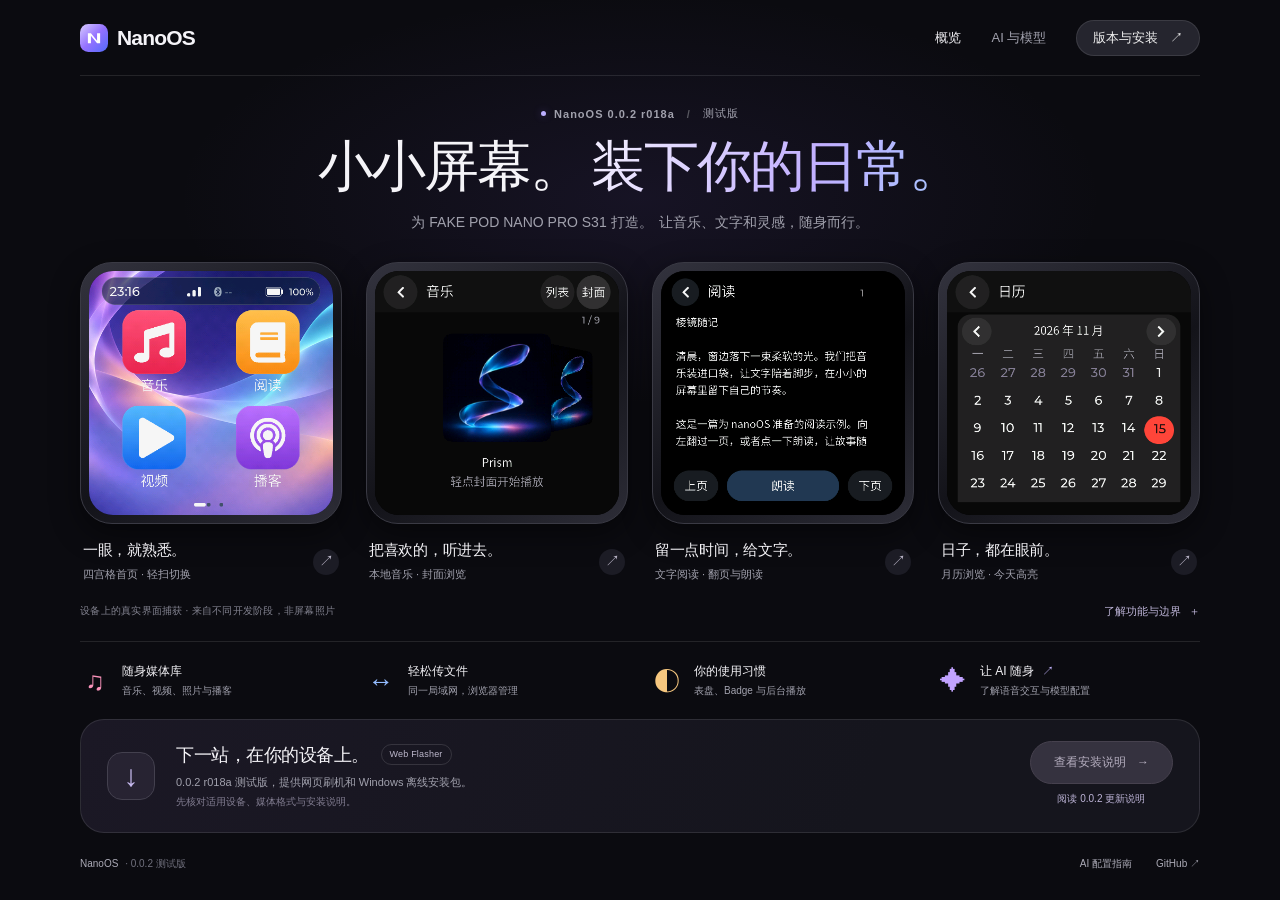
<file: index.html>
<!doctype html>
<html lang="zh-CN">
<head>
  <meta charset="utf-8">
  <meta name="viewport" content="width=device-width, initial-scale=1">
  <meta name="theme-color" content="#0b0b10">
  <meta name="description" content="NanoOS 0.0.2，为 FAKE POD NANO PRO S31 打造的掌上系统。探索音乐、阅读与日常应用，了解 AI 模型配置。">
  <title>NanoOS — 小小屏幕，装下日常</title>
  <link rel="icon" href="assets/icon.svg" type="image/svg+xml">
  <link rel="stylesheet" href="assets/site.css">
  <script type="module" src="assets/site.js"></script>
</head>
<body class="home-page">
  <a class="skip-link" href="#main">跳到主要内容</a>
  <header class="site-header wrap">
    <a class="brand" href="index.html" aria-label="NanoOS 首页"><img src="assets/icon.svg" alt="" width="28" height="28"><span>NanoOS</span></a>
    <nav aria-label="主导航"><a class="active" aria-current="page" href="index.html">概览</a><a href="ai.html">AI 与模型</a><a class="nav-install" href="release.html">版本与安装 <span aria-hidden="true">↗</span></a></nav>
  </header>
  <main id="main" class="wrap">
    <section class="hero" aria-labelledby="hero-title">
      <div class="eyebrow"><span class="status-dot"></span> NanoOS 0.0.2 r018a <span class="eyebrow-divider">/</span> 测试版</div>
      <h1 id="hero-title">小小屏幕。<span>装下你的日常。</span></h1>
      <p>为 FAKE POD NANO PRO S31 打造。<span class="hero-break">让音乐、文字和灵感，随身而行。</span></p>
    </section>
    <section class="showcase" aria-label="应用界面">
      <button class="screen-card home-card" type="button" data-screen="home" aria-label="放大首页界面">
        <span class="screen-frame"><img src="assets/screen-home.png" width="460" height="460" alt="设备首页：音乐、阅读、视频和播客四宫格"></span>
        <span class="card-caption"><span><strong>一眼，就熟悉。</strong><small>四宫格首页 · 轻扫切换</small></span><span class="round-arrow" aria-hidden="true">↗</span></span>
      </button>
      <button class="screen-card" type="button" data-screen="music" aria-label="放大音乐界面">
        <span class="screen-frame"><img src="assets/screen-music.png" width="460" height="460" alt="设备音乐资料库，展示 Prism 示例专辑封面"></span>
        <span class="card-caption"><span><strong>把喜欢的，听进去。</strong><small>本地音乐 · 封面浏览</small></span><span class="round-arrow" aria-hidden="true">↗</span></span>
      </button>
      <button class="screen-card" type="button" data-screen="reader" aria-label="放大阅读界面">
        <span class="screen-frame"><img src="assets/screen-reader.png" width="460" height="460" alt="设备阅读页，显示原创示例棱镜随记与翻页、朗读按钮"></span>
        <span class="card-caption"><span><strong>留一点时间，给文字。</strong><small>文字阅读 · 翻页与朗读</small></span><span class="round-arrow" aria-hidden="true">↗</span></span>
      </button>
      <button class="screen-card" type="button" data-screen="calendar" aria-label="放大日历界面">
        <span class="screen-frame"><img src="assets/screen-calendar.png" width="460" height="460" alt="设备日历月视图，显示 2026 年 11 月"></span>
        <span class="card-caption"><span><strong>日子，都在眼前。</strong><small>月历浏览 · 今天高亮</small></span><span class="round-arrow" aria-hidden="true">↗</span></span>
      </button>
    </section>
    <div class="gallery-note"><p>设备上的真实界面捕获 · 来自不同开发阶段，非屏幕照片</p><button class="text-button" type="button" data-dialog="capabilities">了解功能与边界 <span aria-hidden="true">＋</span></button></div>
    <section class="feature-strip" aria-label="更多能力">
      <div><span class="feature-symbol pink" aria-hidden="true">♫</span><p><strong>随身媒体库</strong><span>音乐、视频、照片与播客</span></p></div>
      <div><span class="feature-symbol blue" aria-hidden="true">↔</span><p><strong>轻松传文件</strong><span>同一局域网，浏览器管理</span></p></div>
      <div><span class="feature-symbol amber" aria-hidden="true">◐</span><p><strong>你的使用习惯</strong><span>表盘、Badge 与后台播放</span></p></div>
      <a class="ai-feature" href="ai.html"><span class="feature-symbol purple" aria-hidden="true">✦</span><p><strong>让 AI 随身 <span aria-hidden="true">↗</span></strong><span>了解语音交互与模型配置</span></p></a>
    </section>
    <section id="install" class="install-panel" aria-labelledby="install-title">
      <div class="install-icon" aria-hidden="true">↓</div><div class="install-copy"><div class="install-heading"><h2 id="install-title">下一站，在你的设备上。</h2><span class="pill">Web Flasher</span></div><p>0.0.2 r018a 测试版，提供网页刷机和 Windows 离线安装包。</p><span class="browser-status">先核对适用设备、媒体格式与安装说明。</span></div>
      <div class="install-actions"><a class="install-button" href="release.html#installer" aria-describedby="install-status">查看安装说明 <span aria-hidden="true">→</span></a><a class="text-button" href="release.html">阅读 0.0.2 更新说明</a></div>
      <span id="install-status" class="visually-hidden">仅适用于 S31 原厂分区或空白 Flash；不确定区别时选择完整安装，请先阅读版本说明。</span>
    </section>
  </main>
  <footer class="site-footer wrap"><span>NanoOS <span class="muted">· 0.0.2 测试版</span></span><div><a href="ai.html">AI 配置指南</a><a href="https://github.com/zhuzhe1983/NanoOS" target="_blank" rel="noopener noreferrer">GitHub <span aria-hidden="true">↗</span></a></div></footer>

  <dialog id="screen-dialog" class="screen-dialog" aria-labelledby="screen-title"><button class="dialog-close" type="button" aria-label="关闭界面预览">×</button><img id="screen-image" src="assets/screen-home.png" width="460" height="460" alt=""><h2 id="screen-title">首页</h2><p id="screen-description"></p><small>设备 LVGL 软件捕获；非 LCD 面板回读。</small></dialog>
  <dialog id="capabilities" class="info-dialog" aria-labelledby="capabilities-title"><button class="dialog-close" type="button" aria-label="关闭功能说明">×</button><span class="eyebrow">ABOUT 0.0.2</span><h2 id="capabilities-title">当前功能与适配范围</h2><p class="dialog-intro">NanoOS 0.0.2 是完整功能测试版。以下说明已有实现与适用边界，不代表任意媒体、服务或客户端均兼容。</p><dl class="capability-list"><div><dt>音乐与视频 <span>已有实现</span></dt><dd>支持本地 MP3、PCM WAV 及部分 FLAC、AAC 文件。小尺寸 H.264 MP4 和 MJPEG AVI 可直接播放，其他视频可在 WebUI 上传时转换。</dd></div><div><dt>阅读与朗读 <span>按页阅读与缓存</span></dt><dd>原生 UTF-8 TXT 阅读；EPUB、PDF、XTC 等需先在电脑导入。自然语音依赖服务或有效缓存，OCR 页须复核；不保证整本离线或连续韵律。</dd></div><div><dt>日常与连接 <span>已有实现</span></dt><dd>月历、表盘、锁屏组件、图片／静音视频 Badge、后台播放与网页设置。16 款表盘背景需另存 TF 资源包；日历订阅为只读。</dd></div><div><dt>AI 与设备互通 <span>兼容范围有限</span></dt><dd>按住说话、松手发送，生成墙纸确认后应用。模型需自行配置；无 VAD。Mac 原生 LocalSend 已完成一次文件传输与完整读回校验，其他客户端仍需验证；保留 AirPlay 音频接收能力，兼容范围有限；发送尚未实现，不支持视频镜像。</dd></div></dl><a class="button-link" href="ai.html">了解 AI 与模型 <span aria-hidden="true">→</span></a></dialog>

</body>
</html>
</file>
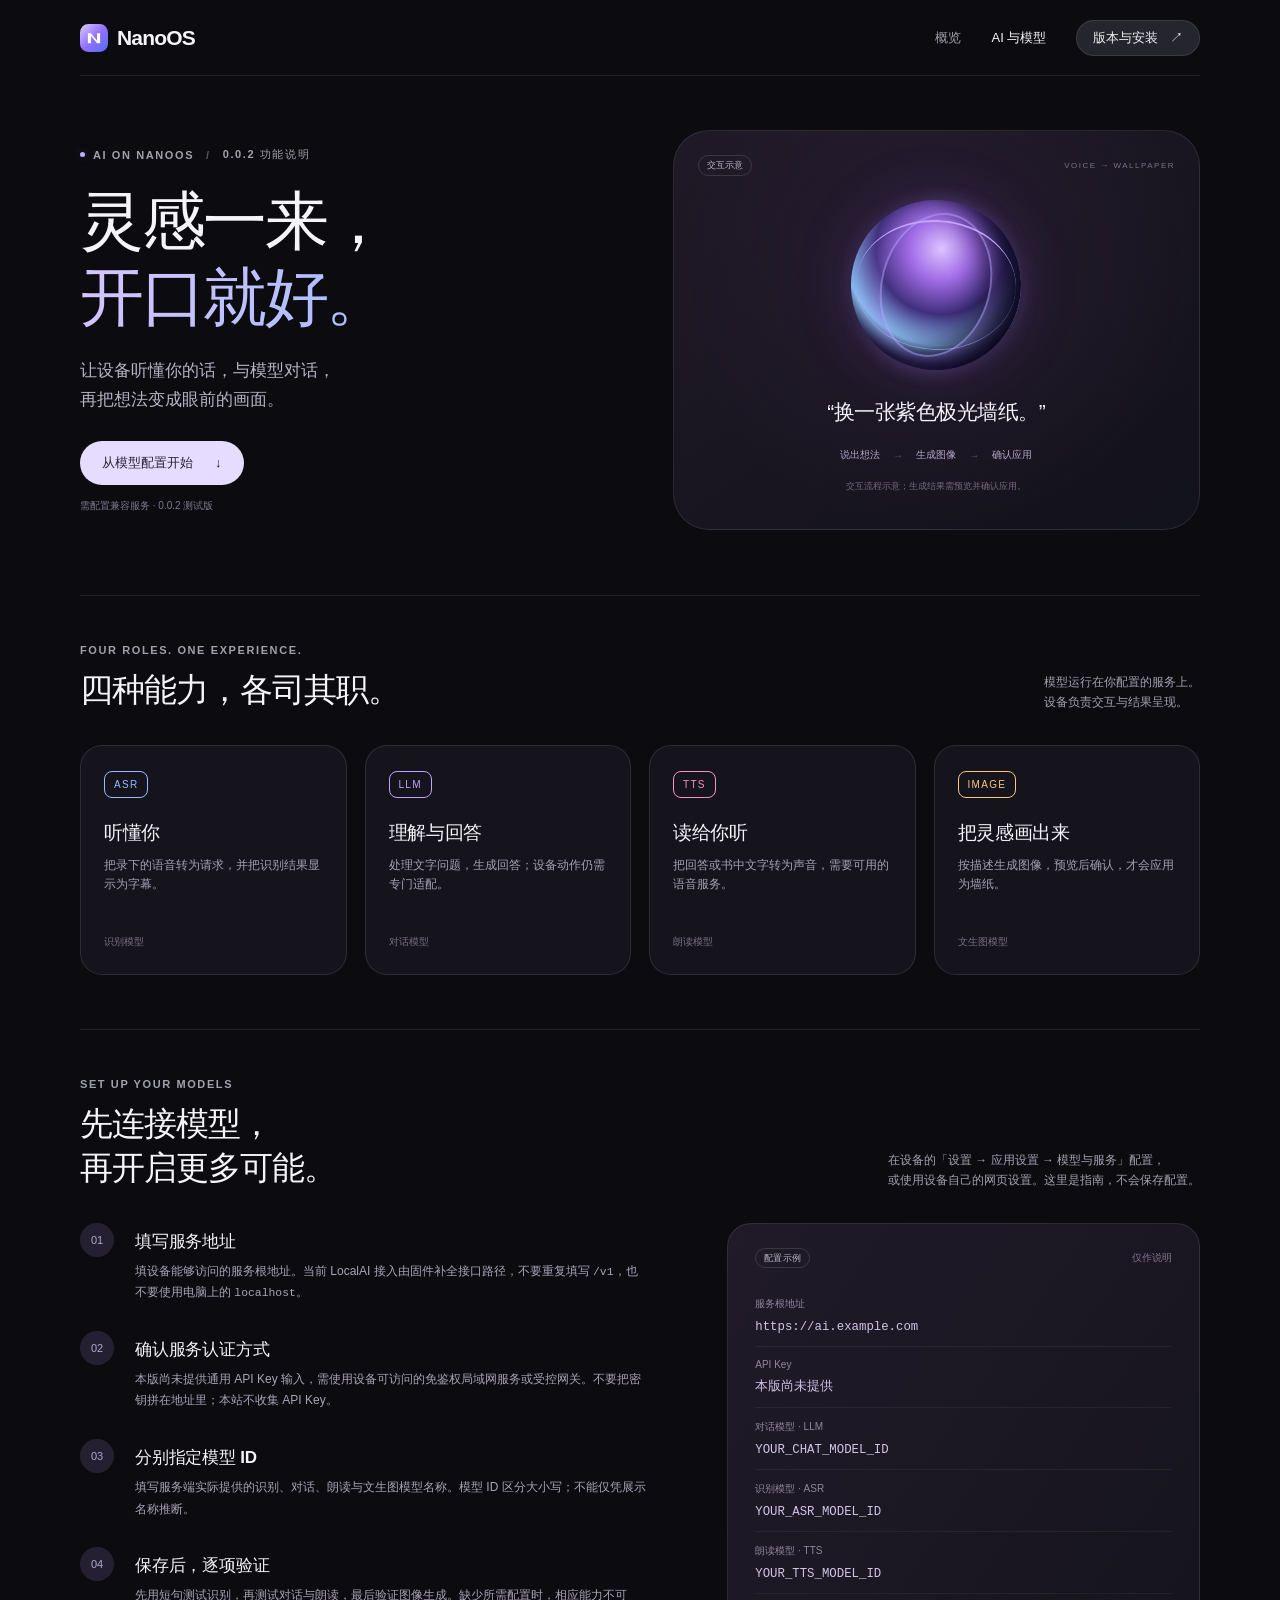
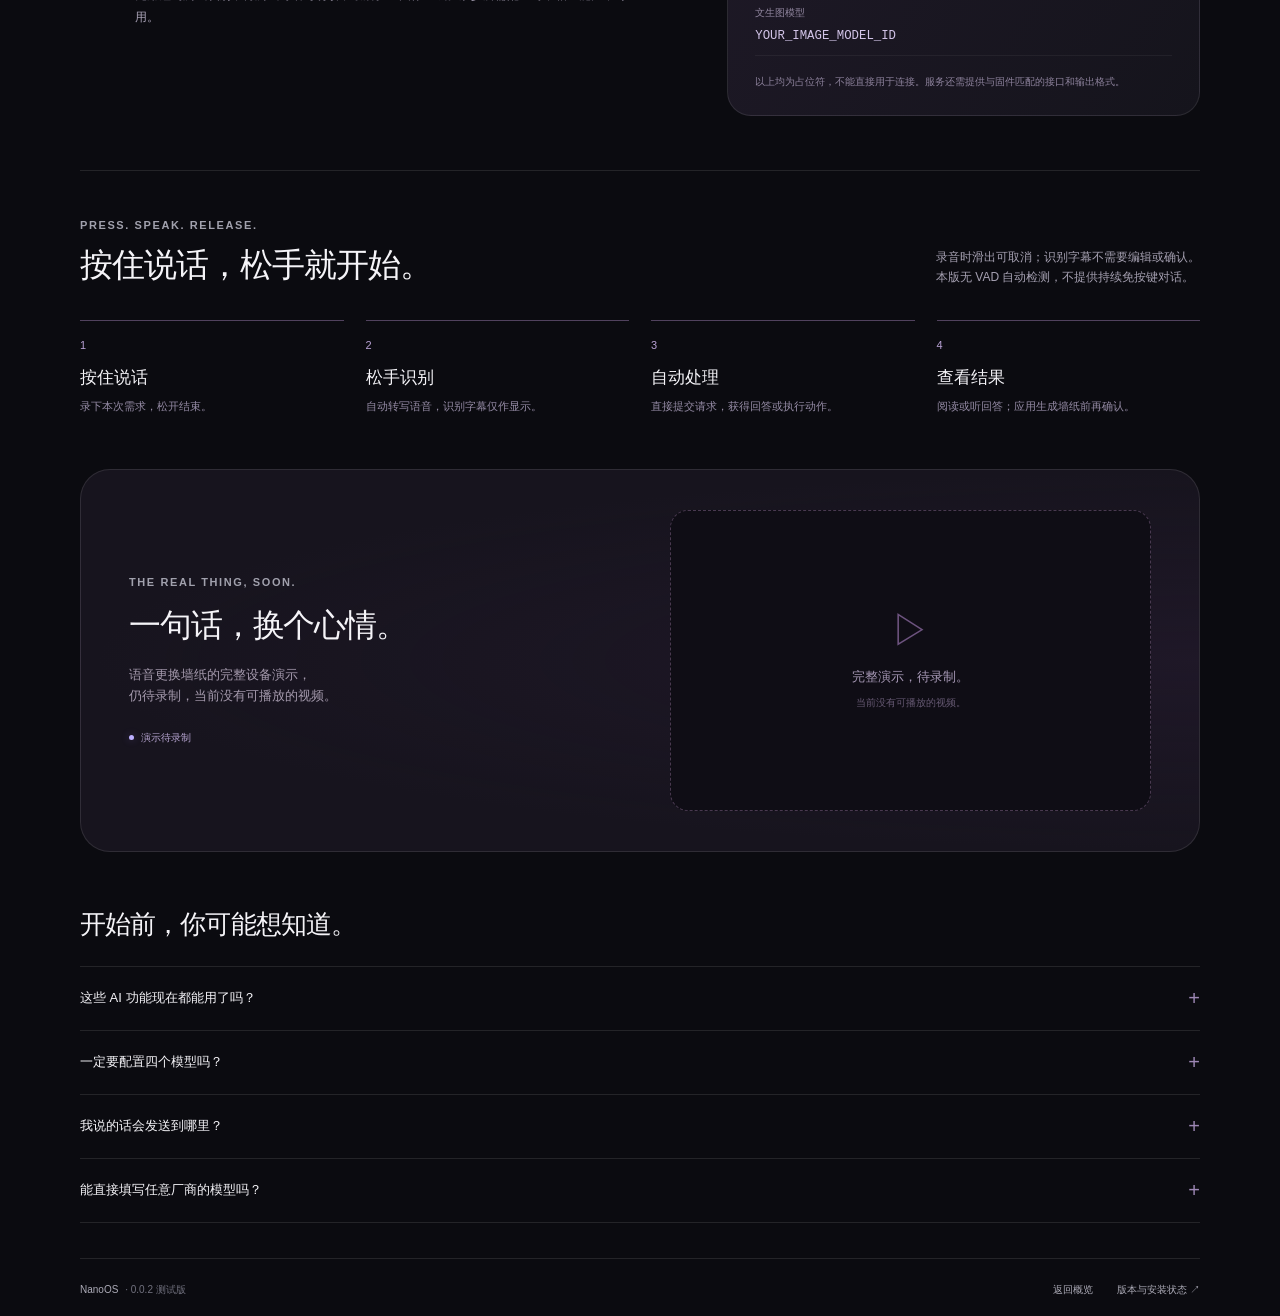
<file: ai.html>
<!doctype html>
<html lang="zh-CN">
<head>
  <meta charset="utf-8">
  <meta name="viewport" content="width=device-width, initial-scale=1">
  <meta name="theme-color" content="#0b0b10">
  <meta name="description" content="了解 NanoOS 的 AI 模型配置：服务地址、认证限制与模型 ID，以及识别、对话、朗读、图像生成的各自职责。">
  <title>AI 与模型 — NanoOS</title>
  <link rel="icon" href="assets/icon.svg" type="image/svg+xml">
  <link rel="stylesheet" href="assets/site.css">
  <script type="module" src="assets/site.js"></script>
</head>
<body class="ai-page">
  <a class="skip-link" href="#main">跳到主要内容</a>
  <header class="site-header wrap"><a class="brand" href="index.html" aria-label="NanoOS 首页"><img src="assets/icon.svg" alt="" width="28" height="28"><span>NanoOS</span></a><nav aria-label="主导航"><a href="index.html">概览</a><a class="active" aria-current="page" href="ai.html">AI 与模型</a><a class="nav-install" href="release.html">版本与安装 <span aria-hidden="true">↗</span></a></nav></header>
  <main id="main" class="wrap ai-main">
    <section class="ai-hero" aria-labelledby="ai-title">
      <div class="ai-hero-copy"><div class="eyebrow"><span class="status-dot"></span> AI ON NANOOS <span class="eyebrow-divider">/</span> 0.0.2 功能说明</div><h1 id="ai-title">灵感一来，<br><span>开口就好。</span></h1><p>让设备听懂你的话，与模型对话，<br class="desktop-only">再把想法变成眼前的画面。</p><a class="button-link" href="#configure">从模型配置开始 <span aria-hidden="true">↓</span></a><small>需配置兼容服务 · 0.0.2 测试版</small></div>
      <div class="voice-concept" aria-label="语音换墙纸的流程示意，尚非实机演示"><div class="concept-label"><span class="pill">交互示意</span><span>VOICE → WALLPAPER</span></div><div class="voice-orb" aria-hidden="true"><div></div></div><p class="voice-quote">“换一张紫色极光墙纸。”</p><div class="concept-flow"><span>说出想法</span><i aria-hidden="true">→</i><span>生成图像</span><i aria-hidden="true">→</i><span>确认应用</span></div><small>交互流程示意；生成结果需预览并确认应用。</small></div>
    </section>
    <section class="ai-section" aria-labelledby="models-title"><div class="section-heading"><div><span class="eyebrow">FOUR ROLES. ONE EXPERIENCE.</span><h2 id="models-title">四种能力，各司其职。</h2></div><p>模型运行在你配置的服务上。<br>设备负责交互与结果呈现。</p></div>
      <div class="model-grid"><article><span class="model-mark blue">ASR</span><h3>听懂你</h3><p>把录下的语音转为请求，并把识别结果显示为字幕。</p><small>识别模型</small></article><article><span class="model-mark purple">LLM</span><h3>理解与回答</h3><p>处理文字问题，生成回答；设备动作仍需专门适配。</p><small>对话模型</small></article><article><span class="model-mark pink">TTS</span><h3>读给你听</h3><p>把回答或书中文字转为声音，需要可用的语音服务。</p><small>朗读模型</small></article><article><span class="model-mark amber">IMAGE</span><h3>把灵感画出来</h3><p>按描述生成图像，预览后确认，才会应用为墙纸。</p><small>文生图模型</small></article></div>
    </section>
    <section id="configure" class="ai-section configure-section" aria-labelledby="configure-title"><div class="section-heading"><div><span class="eyebrow">SET UP YOUR MODELS</span><h2 id="configure-title">先连接模型，<br>再开启更多可能。</h2></div><p>在设备的「设置 → 应用设置 → 模型与服务」配置，<br>或使用设备自己的网页设置。这里是指南，不会保存配置。</p></div>
      <div class="config-layout"><ol class="setup-steps"><li><span>01</span><div><h3>填写服务地址</h3><p>填设备能够访问的服务根地址。当前 LocalAI 接入由固件补全接口路径，不要重复填写 <code>/v1</code>，也不要使用电脑上的 <code>localhost</code>。</p></div></li><li><span>02</span><div><h3>确认服务认证方式</h3><p>本版尚未提供通用 API Key 输入，需使用设备可访问的免鉴权局域网服务或受控网关。不要把密钥拼在地址里；本站不收集 API Key。</p></div></li><li><span>03</span><div><h3>分别指定模型 ID</h3><p>填写服务端实际提供的识别、对话、朗读与文生图模型名称。模型 ID 区分大小写；不能仅凭展示名称推断。</p></div></li><li><span>04</span><div><h3>保存后，逐项验证</h3><p>先用短句测试识别，再测试对话与朗读，最后验证图像生成。缺少所需配置时，相应能力不可用。</p></div></li></ol>
      <div class="config-example"><div class="example-header"><span class="pill">配置示例</span><span>仅作说明</span></div><dl><div><dt>服务根地址</dt><dd><code>https://ai.example.com</code></dd></div><div><dt>API Key</dt><dd>本版尚未提供</dd></div><div><dt>对话模型 · LLM</dt><dd><code>YOUR_CHAT_MODEL_ID</code></dd></div><div><dt>识别模型 · ASR</dt><dd><code>YOUR_ASR_MODEL_ID</code></dd></div><div><dt>朗读模型 · TTS</dt><dd><code>YOUR_TTS_MODEL_ID</code></dd></div><div><dt>文生图模型</dt><dd><code>YOUR_IMAGE_MODEL_ID</code></dd></div></dl><p>以上均为占位符，不能直接用于连接。服务还需提供与固件匹配的接口和输出格式。</p></div></div>
    </section>
    <section class="ai-section" aria-labelledby="ptt-title"><div class="section-heading"><div><span class="eyebrow">PRESS. SPEAK. RELEASE.</span><h2 id="ptt-title">按住说话，松手就开始。</h2></div><p>录音时滑出可取消；识别字幕不需要编辑或确认。<br>本版无 VAD 自动检测，不提供持续免按键对话。</p></div><ol class="ptt-flow"><li><span>1</span><strong>按住说话</strong><p>录下本次需求，松开结束。</p></li><li><span>2</span><strong>松手识别</strong><p>自动转写语音，识别字幕仅作显示。</p></li><li><span>3</span><strong>自动处理</strong><p>直接提交请求，获得回答或执行动作。</p></li><li><span>4</span><strong>查看结果</strong><p>阅读或听回答；应用生成墙纸前再确认。</p></li></ol></section>
    <section id="demo" class="demo-section" aria-labelledby="demo-title"><div><span class="eyebrow">THE REAL THING, SOON.</span><h2 id="demo-title">一句话，换个心情。</h2><p>语音更换墙纸的完整设备演示，<br>仍待录制，当前没有可播放的视频。</p><span class="demo-status"><span class="status-dot"></span> 演示待录制</span></div><div class="demo-placeholder" aria-label="暂无演示视频"><span class="video-outline" aria-hidden="true">▷</span><strong>完整演示，待录制。</strong><p>当前没有可播放的视频。</p></div></section>
    <section class="faq-section" aria-labelledby="faq-title"><h2 id="faq-title">开始前，你可能想知道。</h2><details><summary>这些 AI 功能现在都能用了吗？</summary><p>0.0.2 提供按住说话、自动识别提交、回答朗读和生成墙纸后确认应用的流程，均依赖兼容的模型服务。固件下载与网页安装请见<a href="release.html">版本与安装</a>；本版没有通用 API Key 配置或 VAD 自动检测。</p></details><details><summary>一定要配置四个模型吗？</summary><p>按所需能力配置即可：语音问答需要识别与对话模型；听回答可另配朗读模型；语音生成墙纸还需要图像模型。缺少所需配置时，相应能力不可用。</p></details><details><summary>我说的话会发送到哪里？</summary><p>语音识别、对话、语音合成和图像生成由你设置的服务处理，相应的录音或文字会在操作时发往该服务。请按服务的隐私与收费规则使用。本站只提供介绍，不接收录音、提示词或密钥。</p></details><details><summary>能直接填写任意厂商的模型吗？</summary><p>模型名称相同不代表接口兼容。当前实现以 LocalAI 兼容接口为基础，服务必须能被设备访问，并匹配固件支持的请求与返回格式；不承诺所有模型服务即填即用。</p></details></section>
  </main>
  <footer class="site-footer wrap"><span>NanoOS <span class="muted">· 0.0.2 测试版</span></span><div><a href="index.html">返回概览</a><a href="release.html">版本与安装状态 <span aria-hidden="true">↗</span></a></div></footer>
</body>
</html>
</file>
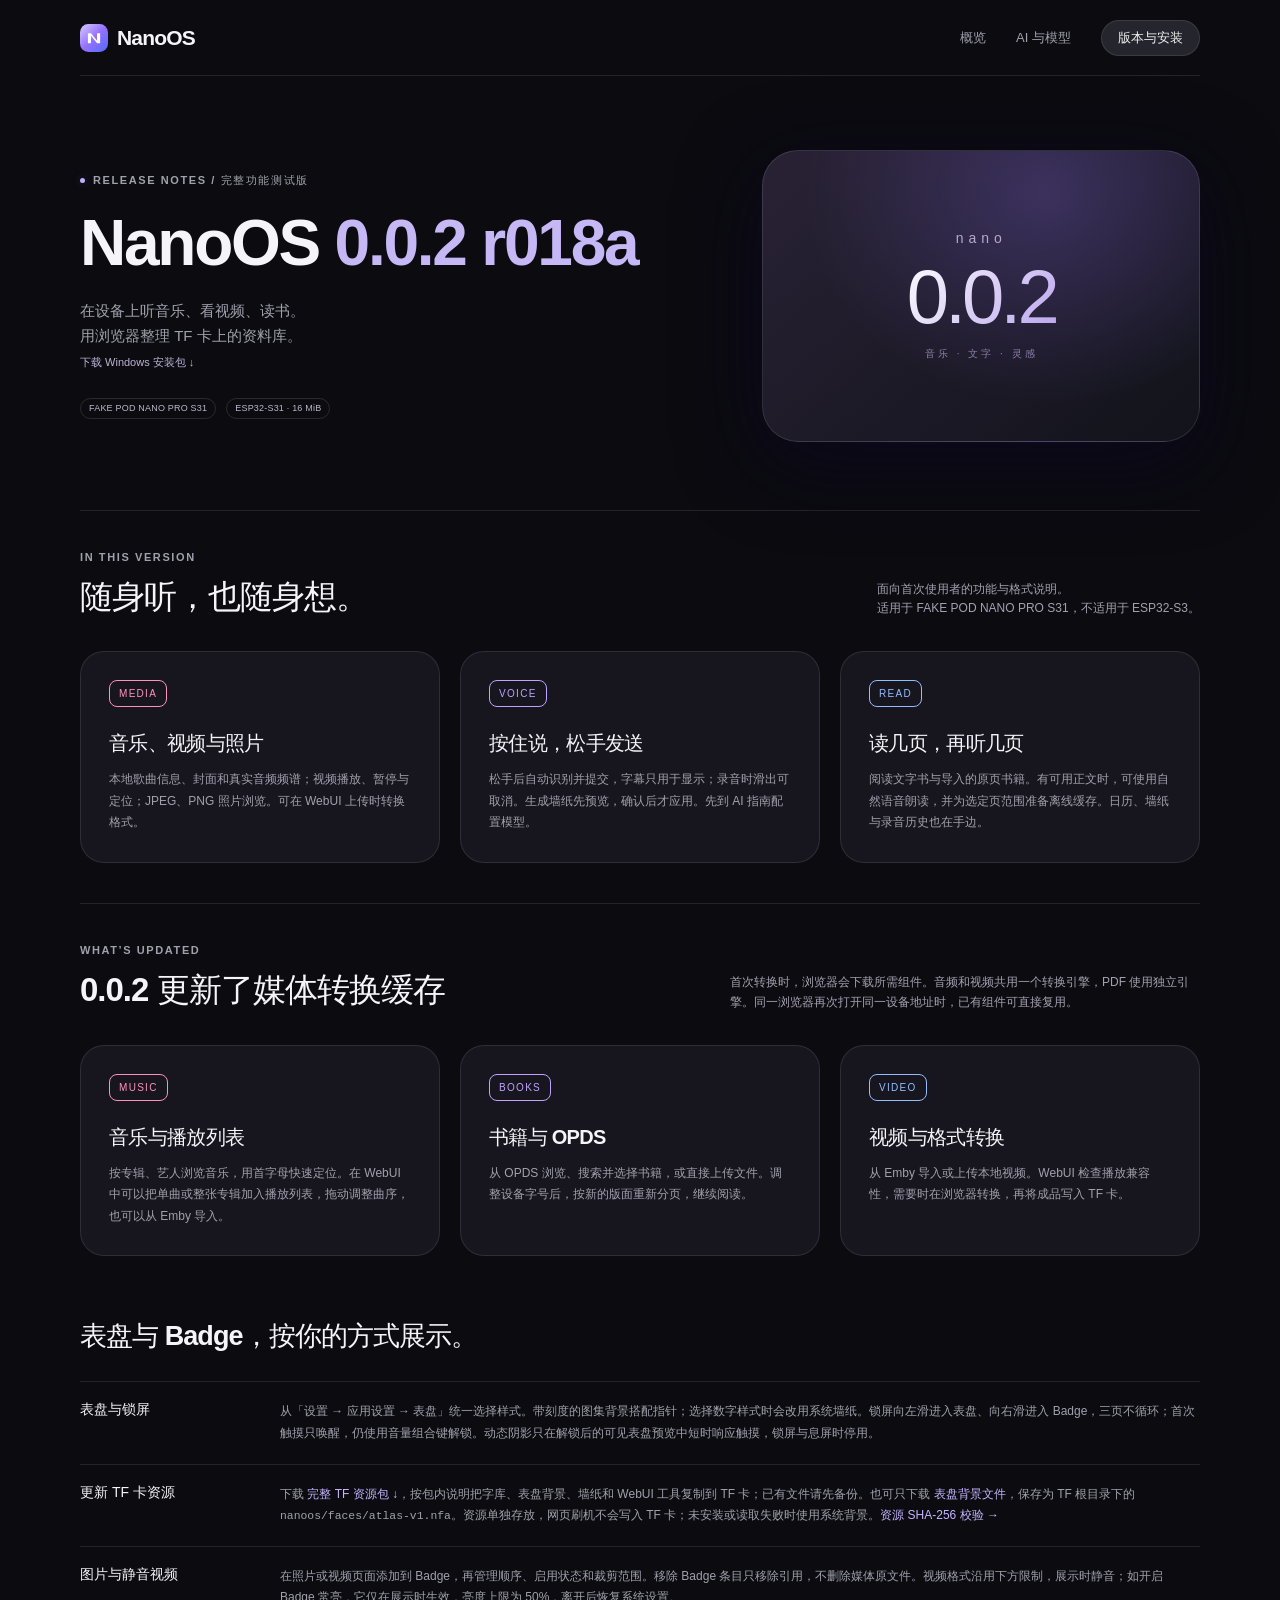
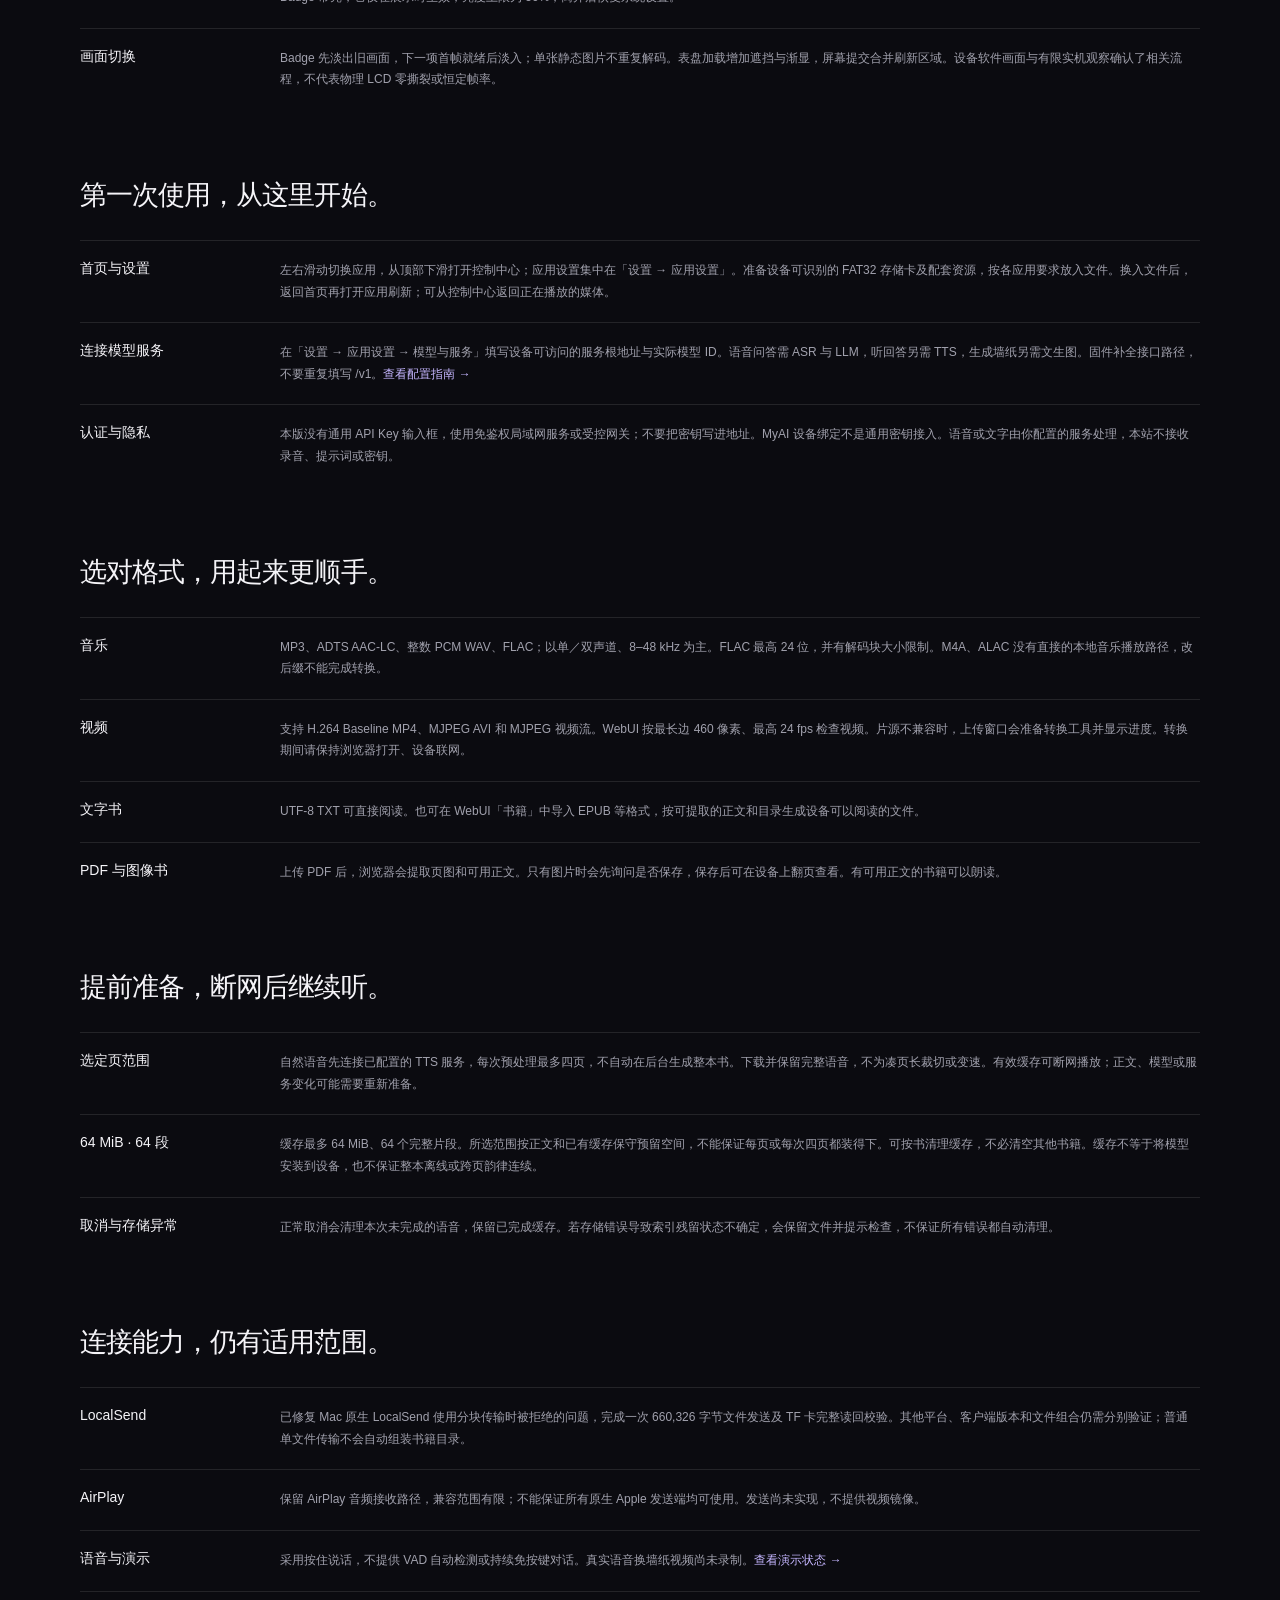
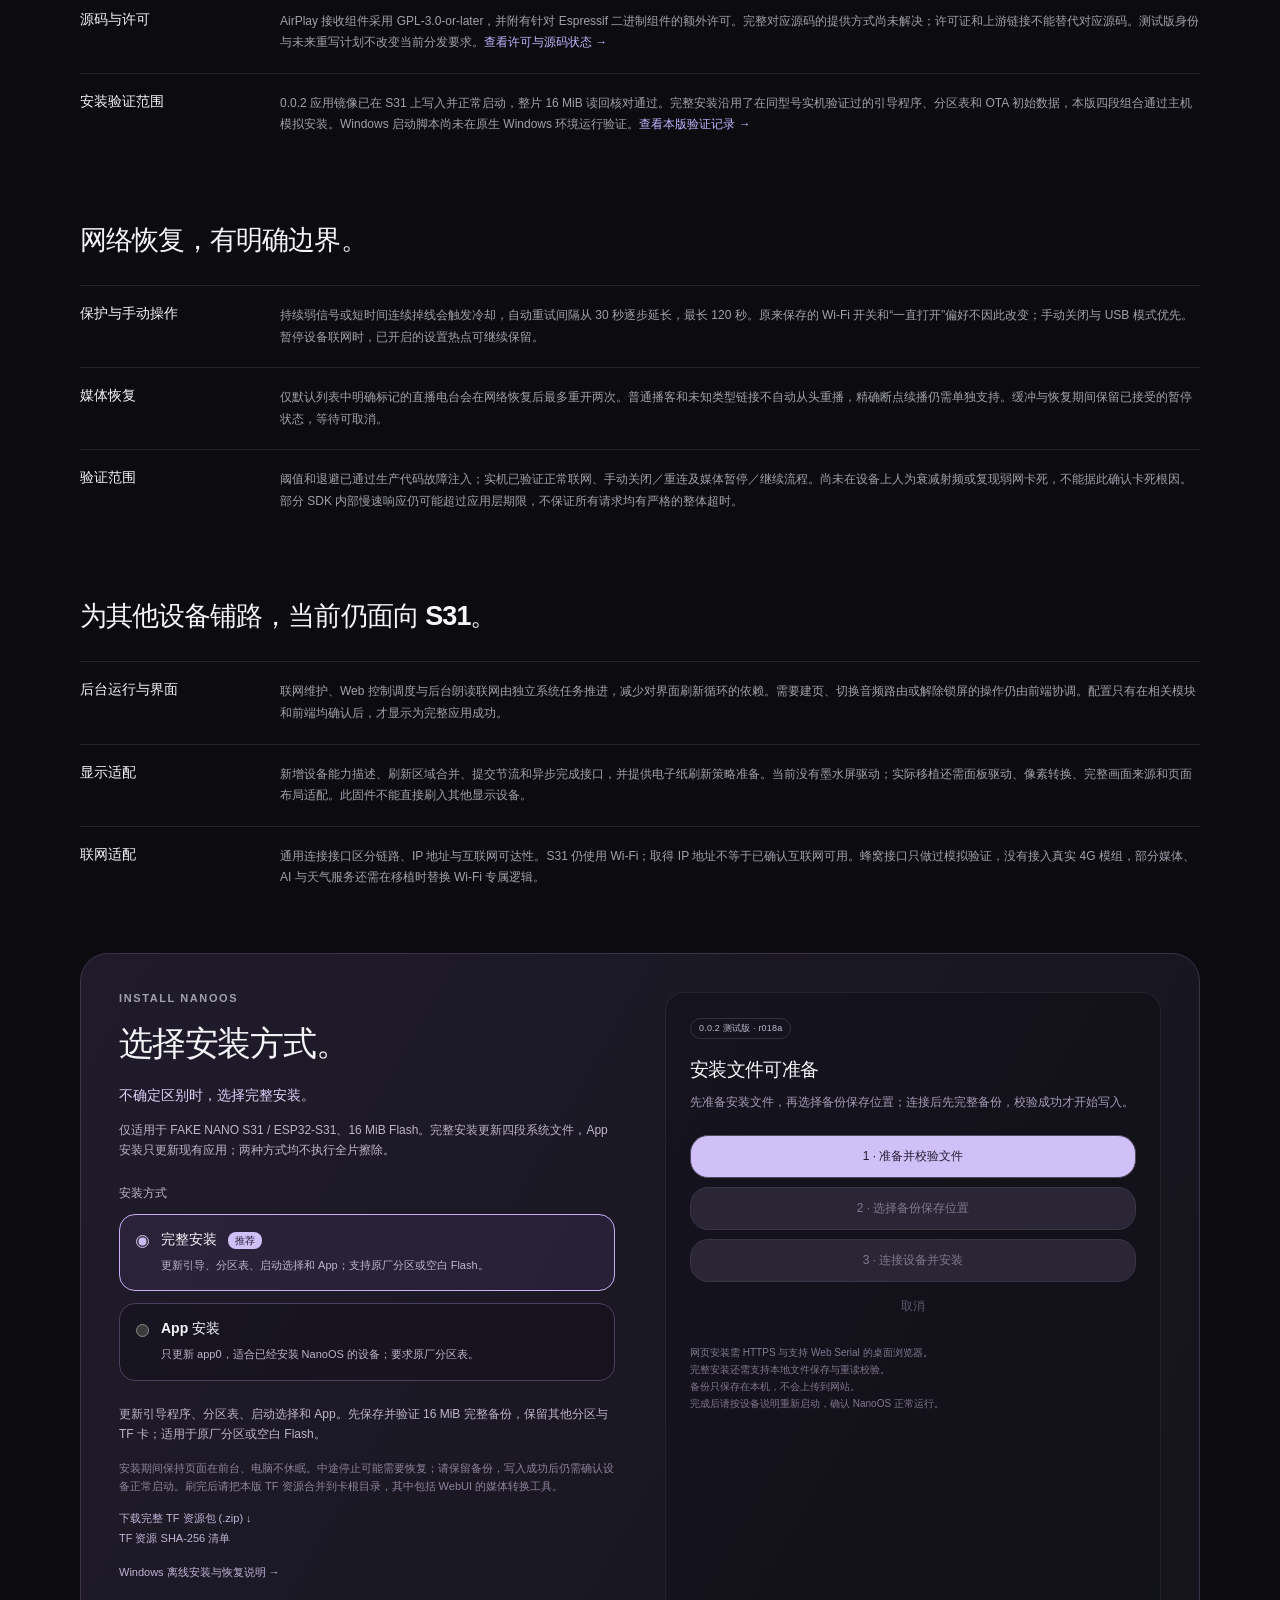
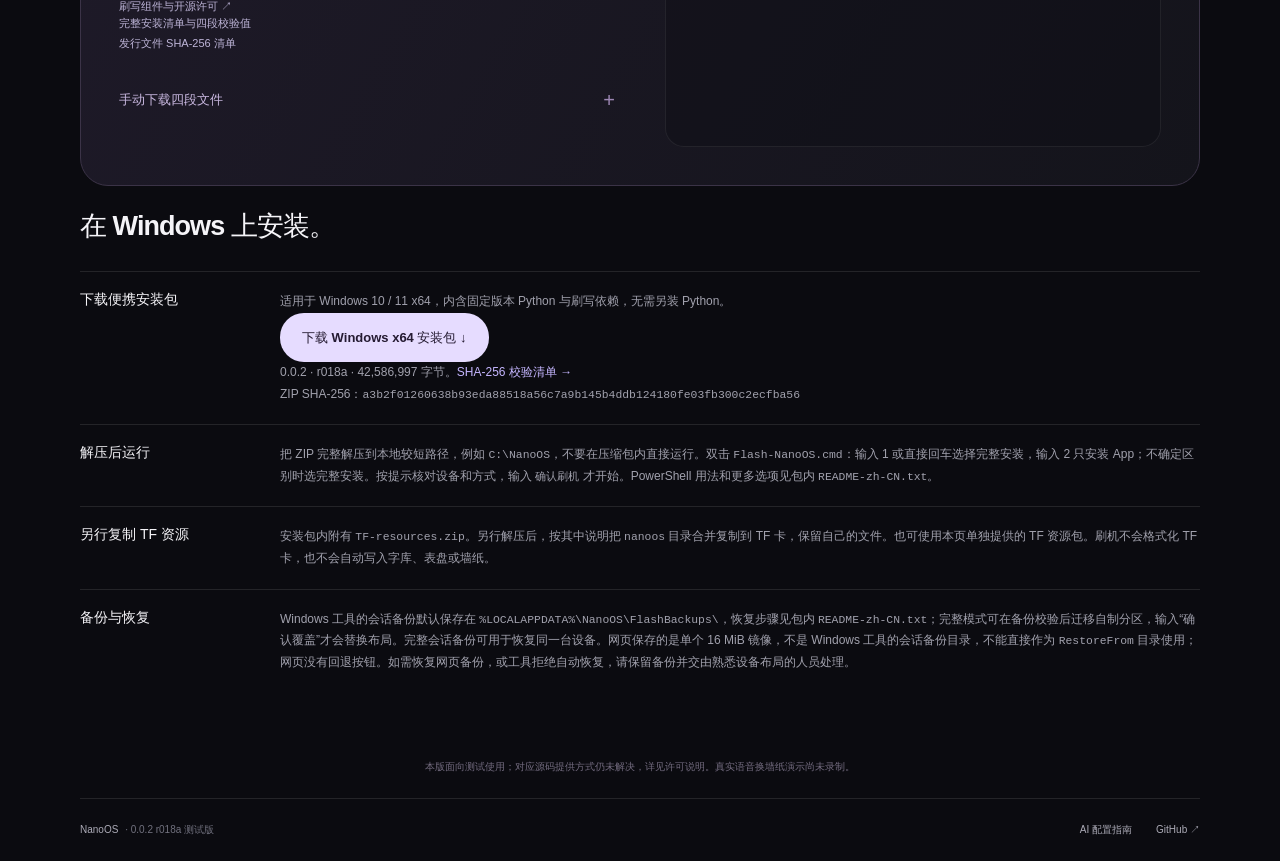
<file: release.html>
<!doctype html>
<html lang="zh-CN">
<head>
  <meta charset="utf-8"><meta name="viewport" content="width=device-width, initial-scale=1"><meta name="theme-color" content="#0b0b10">
  <meta name="description" content="NanoOS 0.0.2 完整功能测试版：选择 ESP32-S31 完整安装或 App 安装，下载 Windows 便携刷机包与 TF 资源，了解格式和验证范围。">
  <title>0.0.2 r018a 版本与安装 — NanoOS</title>
  <link rel="icon" href="assets/icon.svg" type="image/svg+xml"><link rel="stylesheet" href="assets/site.css"><link rel="stylesheet" href="assets/release.css">
  <script type="module" src="assets/release.js"></script>
</head>
<body class="release-page">
<a class="skip-link" href="#main">跳到主要内容</a>
<header class="site-header wrap"><a class="brand" href="index.html" aria-label="NanoOS 首页"><img src="assets/icon.svg" width="28" height="28" alt=""><span>NanoOS</span></a><nav aria-label="主导航"><a href="index.html">概览</a><a href="ai.html">AI 与模型</a><a class="nav-install active" aria-current="page" href="release.html">版本与安装</a></nav></header>
<main class="wrap release-main" id="main">
  <section class="release-hero" aria-labelledby="release-title"><div><div class="eyebrow"><span class="status-dot"></span> RELEASE NOTES / 完整功能测试版</div><h1 id="release-title">NanoOS <span>0.0.2 r018a</span></h1><p>在设备上听音乐、看视频、读书。<br>用浏览器整理 TF 卡上的资料库。<br><a class="text-button" href="#windows-install">下载 Windows 安装包 ↓</a></p><div class="release-tags"><span class="pill">FAKE POD NANO PRO S31</span><span class="pill">ESP32-S31 · 16 MiB</span></div></div><div class="version-art" aria-hidden="true"><span>nano</span><strong>0.0.2</strong><small>音乐 · 文字 · 灵感</small></div></section>
  <section class="release-summary" aria-labelledby="new-title"><div class="section-heading"><div><span class="eyebrow">IN THIS VERSION</span><h2 id="new-title">随身听，也随身想。</h2></div><p>面向首次使用者的功能与格式说明。<br>适用于 FAKE POD NANO PRO S31，不适用于 ESP32-S3。</p></div><div class="release-grid">
    <article><span class="model-mark pink">MEDIA</span><h3>音乐、视频与照片</h3><p>本地歌曲信息、封面和真实音频频谱；视频播放、暂停与定位；JPEG、PNG 照片浏览。可在 WebUI 上传时转换格式。</p></article>
    <article><span class="model-mark purple">VOICE</span><h3>按住说，松手发送</h3><p>松手后自动识别并提交，字幕只用于显示；录音时滑出可取消。生成墙纸先预览，确认后才应用。先到 <a href="ai.html#configure">AI 指南</a>配置模型。</p></article>
    <article><span class="model-mark blue">READ</span><h3>读几页，再听几页</h3><p>阅读文字书与导入的原页书籍。有可用正文时，可使用自然语音朗读，并为选定页范围准备离线缓存。日历、墙纸与录音历史也在手边。</p></article>
  </div></section>
  <section class="release-summary" aria-labelledby="updates-title"><div class="section-heading"><div><span class="eyebrow">WHAT’S UPDATED</span><h2 id="updates-title">0.0.2 更新了媒体转换缓存</h2></div><p>首次转换时，浏览器会下载所需组件。音频和视频共用一个转换引擎，PDF 使用独立引擎。同一浏览器再次打开同一设备地址时，已有组件可直接复用。</p></div><div class="release-grid">
    <article><span class="model-mark pink">MUSIC</span><h3>音乐与播放列表</h3><p>按专辑、艺人浏览音乐，用首字母快速定位。在 WebUI 中可以把单曲或整张专辑加入播放列表，拖动调整曲序，也可以从 Emby 导入。</p></article>
    <article><span class="model-mark purple">BOOKS</span><h3>书籍与 OPDS</h3><p>从 OPDS 浏览、搜索并选择书籍，或直接上传文件。调整设备字号后，按新的版面重新分页，继续阅读。</p></article>
    <article><span class="model-mark blue">VIDEO</span><h3>视频与格式转换</h3><p>从 Emby 导入或上传本地视频。WebUI 检查播放兼容性，需要时在浏览器转换，再将成品写入 TF 卡。</p></article>
  </div></section>
  <section class="release-limits" aria-labelledby="faces-title"><h2 id="faces-title">表盘与 Badge，按你的方式展示。</h2><dl>
    <div><dt>表盘与锁屏</dt><dd>从「设置 → 应用设置 → 表盘」统一选择样式。带刻度的图集背景搭配指针；选择数字样式时会改用系统墙纸。锁屏向左滑进入表盘、向右滑进入 Badge，三页不循环；首次触摸只唤醒，仍使用音量组合键解锁。动态阴影只在解锁后的可见表盘预览中短时响应触摸，锁屏与息屏时停用。</dd></div>
    <div><dt>更新 TF 卡资源</dt><dd>下载 <a href="releases/0.0.2/r018a/TF-resources.zip" download>完整 TF 资源包 ↓</a>，按包内说明把字库、表盘背景、墙纸和 WebUI 工具复制到 TF 卡；已有文件请先备份。也可只下载 <a href="releases/0.0.1/resources/atlas-v1.nfa" download="atlas-v1.nfa">表盘背景文件</a>，保存为 TF 根目录下的 <code>nanoos/faces/atlas-v1.nfa</code>。资源单独存放，网页刷机不会写入 TF 卡；未安装或读取失败时使用系统背景。<a href="releases/0.0.2/r018a/SHA256SUMS.txt">资源 SHA-256 校验 →</a></dd></div>
    <div><dt>图片与静音视频</dt><dd>在照片或视频页面添加到 Badge，再管理顺序、启用状态和裁剪范围。移除 Badge 条目只移除引用，不删除媒体原文件。视频格式沿用下方限制，展示时静音；如开启 Badge 常亮，它仅在展示时生效，亮度上限为 50%，离开后恢复系统设置。</dd></div>
    <div><dt>画面切换</dt><dd>Badge 先淡出旧画面，下一项首帧就绪后淡入；单张静态图片不重复解码。表盘加载增加遮挡与渐显，屏幕提交合并刷新区域。设备软件画面与有限实机观察确认了相关流程，不代表物理 LCD 零撕裂或恒定帧率。</dd></div>
  </dl></section>
  <section class="release-limits" aria-labelledby="start-title"><h2 id="start-title">第一次使用，从这里开始。</h2><dl><div><dt>首页与设置</dt><dd>左右滑动切换应用，从顶部下滑打开控制中心；应用设置集中在「设置 → 应用设置」。准备设备可识别的 FAT32 存储卡及配套资源，按各应用要求放入文件。换入文件后，返回首页再打开应用刷新；可从控制中心返回正在播放的媒体。</dd></div><div><dt>连接模型服务</dt><dd>在「设置 → 应用设置 → 模型与服务」填写设备可访问的服务根地址与实际模型 ID。语音问答需 ASR 与 LLM，听回答另需 TTS，生成墙纸另需文生图。固件补全接口路径，不要重复填写 /v1。<a href="ai.html#configure">查看配置指南 →</a></dd></div><div><dt>认证与隐私</dt><dd>本版没有通用 API Key 输入框，使用免鉴权局域网服务或受控网关；不要把密钥写进地址。MyAI 设备绑定不是通用密钥接入。语音或文字由你配置的服务处理，本站不接收录音、提示词或密钥。</dd></div></dl></section>
  <section class="release-limits" aria-labelledby="formats-title"><h2 id="formats-title">选对格式，用起来更顺手。</h2><dl>
    <div><dt>音乐</dt><dd>MP3、ADTS AAC-LC、整数 PCM WAV、FLAC；以单／双声道、8–48 kHz 为主。FLAC 最高 24 位，并有解码块大小限制。M4A、ALAC 没有直接的本地音乐播放路径，改后缀不能完成转换。</dd></div>
    <div><dt>视频</dt><dd>支持 H.264 Baseline MP4、MJPEG AVI 和 MJPEG 视频流。WebUI 按最长边 460 像素、最高 24 fps 检查视频。片源不兼容时，上传窗口会准备转换工具并显示进度。转换期间请保持浏览器打开、设备联网。</dd></div>
    <div><dt>文字书</dt><dd>UTF-8 TXT 可直接阅读。也可在 WebUI「书籍」中导入 EPUB 等格式，按可提取的正文和目录生成设备可以阅读的文件。</dd></div>
    <div><dt>PDF 与图像书</dt><dd>上传 PDF 后，浏览器会提取页图和可用正文。只有图片时会先询问是否保存，保存后可在设备上翻页查看。有可用正文的书籍可以朗读。</dd></div>
  </dl></section>
  <section class="release-limits" aria-labelledby="cache-title"><h2 id="cache-title">提前准备，断网后继续听。</h2><dl><div><dt>选定页范围</dt><dd>自然语音先连接已配置的 TTS 服务，每次预处理最多四页，不自动在后台生成整本书。下载并保留完整语音，不为凑页长裁切或变速。有效缓存可断网播放；正文、模型或服务变化可能需要重新准备。</dd></div><div><dt>64 MiB · 64 段</dt><dd>缓存最多 64 MiB、64 个完整片段。所选范围按正文和已有缓存保守预留空间，不能保证每页或每次四页都装得下。可按书清理缓存，不必清空其他书籍。缓存不等于将模型安装到设备，也不保证整本离线或跨页韵律连续。</dd></div><div><dt>取消与存储异常</dt><dd>正常取消会清理本次未完成的语音，保留已完成缓存。若存储错误导致索引残留状态不确定，会保留文件并提示检查，不保证所有错误都自动清理。</dd></div></dl></section>
  <section class="release-limits" aria-labelledby="limits-title"><h2 id="limits-title">连接能力，仍有适用范围。</h2><dl><div><dt>LocalSend</dt><dd>已修复 Mac 原生 LocalSend 使用分块传输时被拒绝的问题，完成一次 660,326 字节文件发送及 TF 卡完整读回校验。其他平台、客户端版本和文件组合仍需分别验证；普通单文件传输不会自动组装书籍目录。</dd></div><div><dt>AirPlay</dt><dd>保留 AirPlay 音频接收路径，兼容范围有限；不能保证所有原生 Apple 发送端均可使用。发送尚未实现，不提供视频镜像。</dd></div><div><dt>语音与演示</dt><dd>采用按住说话，不提供 VAD 自动检测或持续免按键对话。真实语音换墙纸视频尚未录制。<a href="ai.html#demo">查看演示状态 →</a></dd></div><div><dt>源码与许可</dt><dd>AirPlay 接收组件采用 GPL-3.0-or-later，并附有针对 Espressif 二进制组件的额外许可。完整对应源码的提供方式尚未解决；许可证和上游链接不能替代对应源码。测试版身份与未来重写计划不改变当前分发要求。<a href="third-party.html#firmware-source">查看许可与源码状态 →</a></dd></div><div><dt>安装验证范围</dt><dd>0.0.2 应用镜像已在 S31 上写入并正常启动，整片 16 MiB 读回核对通过。完整安装沿用了在同型号实机验证过的引导程序、分区表和 OTA 初始数据，本版四段组合通过主机模拟安装。Windows 启动脚本尚未在原生 Windows 环境运行验证。<a href="releases/0.0.2/r018a/hardware-verification.json">查看本版验证记录 →</a></dd></div></dl></section>
  <section class="release-limits" aria-labelledby="network-title"><h2 id="network-title">网络恢复，有明确边界。</h2><dl>
    <div><dt>保护与手动操作</dt><dd>持续弱信号或短时间连续掉线会触发冷却，自动重试间隔从 30 秒逐步延长，最长 120 秒。原来保存的 Wi-Fi 开关和“一直打开”偏好不因此改变；手动关闭与 USB 模式优先。暂停设备联网时，已开启的设置热点可继续保留。</dd></div>
    <div><dt>媒体恢复</dt><dd>仅默认列表中明确标记的直播电台会在网络恢复后最多重开两次。普通播客和未知类型链接不自动从头重播，精确断点续播仍需单独支持。缓冲与恢复期间保留已接受的暂停状态，等待可取消。</dd></div>
    <div><dt>验证范围</dt><dd>阈值和退避已通过生产代码故障注入；实机已验证正常联网、手动关闭／重连及媒体暂停／继续流程。尚未在设备上人为衰减射频或复现弱网卡死，不能据此确认卡死根因。部分 SDK 内部慢速响应仍可能超过应用层期限，不保证所有请求均有严格的整体超时。</dd></div>
  </dl></section>
  <section class="release-limits" aria-labelledby="portability-title"><h2 id="portability-title">为其他设备铺路，当前仍面向 S31。</h2><dl>
    <div><dt>后台运行与界面</dt><dd>联网维护、Web 控制调度与后台朗读联网由独立系统任务推进，减少对界面刷新循环的依赖。需要建页、切换音频路由或解除锁屏的操作仍由前端协调。配置只有在相关模块和前端均确认后，才显示为完整应用成功。</dd></div>
    <div><dt>显示适配</dt><dd>新增设备能力描述、刷新区域合并、提交节流和异步完成接口，并提供电子纸刷新策略准备。当前没有墨水屏驱动；实际移植还需面板驱动、像素转换、完整画面来源和页面布局适配。此固件不能直接刷入其他显示设备。</dd></div>
    <div><dt>联网适配</dt><dd>通用连接接口区分链路、IP 地址与互联网可达性。S31 仍使用 Wi-Fi；取得 IP 地址不等于已确认互联网可用。蜂窝接口只做过模拟验证，没有接入真实 4G 模组，部分媒体、AI 与天气服务还需在移植时替换 Wi-Fi 专属逻辑。</dd></div>
  </dl></section>
  <section id="installer" class="release-installer" aria-labelledby="installer-title"><div class="installer-intro"><span class="eyebrow">INSTALL NANOOS</span><h2 id="installer-title">选择安装方式。</h2><p class="install-recommendation">不确定区别时，选择完整安装。</p><p>仅适用于 FAKE NANO S31 / ESP32-S31、16 MiB Flash。完整安装更新四段系统文件，App 安装只更新现有应用；两种方式均不执行全片擦除。</p><fieldset class="install-mode-options"><legend>安装方式</legend><label><input type="radio" name="install-mode" value="full" checked><span><strong>完整安装 <small>推荐</small></strong><span>更新引导、分区表、启动选择和 App；支持原厂分区或空白 Flash。</span></span></label><label><input type="radio" name="install-mode" value="app"><span><strong>App 安装</strong><span>只更新 app0，适合已经安装 NanoOS 的设备；要求原厂分区表。</span></span></label></fieldset><p id="install-summary">完整安装先保存并验证 16 MiB 备份，再写入四段。其他分区与 TF 卡保持不变。</p><p class="muted">安装期间保持页面在前台、电脑不休眠。中途停止可能需要恢复；请保留备份，写入成功后仍需确认设备正常启动。刷完后请把本版 TF 资源合并到卡根目录，其中包括 WebUI 的媒体转换工具。</p><p><a class="text-button" href="releases/0.0.2/r018a/TF-resources.zip" download>下载完整 TF 资源包 (.zip) ↓</a><br><a class="text-button" href="releases/0.0.2/r018a/SHA256SUMS.txt">TF 资源 SHA-256 清单</a></p><p><a class="text-button" href="#windows-install">Windows 离线安装与恢复说明 →</a></p><a href="third-party.html" class="text-button">刷写组件与开源许可 ↗</a><div data-mode-download="full" hidden><p><a class="text-button" href="releases/0.0.2/r018a/full-manifest.json">完整安装清单与四段校验值</a><br><a class="text-button" href="releases/0.0.2/r018a/SHA256SUMS.txt">发行文件 SHA-256 清单</a></p><details><summary>手动下载四段文件</summary><p><a href="releases/0.0.2/r018a/full/bootloader.bin" download>引导程序</a> · <a href="releases/0.0.2/r018a/full/partition-table.bin" download>分区表</a> · <a href="releases/0.0.2/r018a/full/ota-data.bin" download>启动选择</a> · <a href="releases/0.0.2/r018a/full/nanoOS26_prism.bin" download="nanoos-0.0.2-r018a-app0.bin">App</a></p></details></div><div data-mode-download="app" hidden><p><a class="text-button" href="releases/0.0.2/r018a/full/nanoOS26_prism.bin" download="nanoos-0.0.2-r018a-app0.bin">下载 App 镜像 (.bin) ↓</a><br><a class="text-button" href="releases/0.0.2/r018a/app-manifest.json">App 安装清单与 SHA-256</a></p></div></div><div class="installer-controls"><span class="pill">0.0.2 测试版 · <span id="release-build">r018a</span></span><h3 id="release-state" aria-live="polite">等待准备固件</h3><p id="release-detail" role="status">先选择安装方式，再准备并校验文件。</p><p id="backup-record" class="backup-record" hidden></p><div class="release-buttons"><button type="button" id="prepare-firmware" disabled>1 · 准备并校验文件</button><button type="button" id="choose-backup" disabled>2 · 选择备份保存位置</button><button type="button" id="connect-install" disabled>3 · 连接设备并安装</button><button type="button" id="cancel-install" disabled>取消</button></div><small>网页安装需 HTTPS 与支持 Web Serial 的桌面浏览器。<br>完整安装还需支持本地文件保存与重读校验。<br>备份只保存在本机，不会上传到网站。<br>完成后请按设备说明重新启动，确认 NanoOS 正常运行。</small><noscript><p>此浏览器未启用 JavaScript，网页安装不可用。请启用后查看安装文件和校验信息。</p></noscript></div></section>
  <section id="windows-install" class="release-limits" aria-labelledby="windows-title"><h2 id="windows-title">在 Windows 上安装。</h2><dl>
    <div><dt>下载便携安装包</dt><dd>适用于 Windows 10 / 11 x64，内含固定版本 Python 与刷写依赖，无需另装 Python。<br><a class="button-link" href="releases/0.0.2/r018a/NanoOS-0.0.2-Windows-x64-r018a.zip" download>下载 Windows x64 安装包 ↓</a><br>0.0.2 · r018a · 42,586,997 字节。<a href="releases/0.0.2/r018a/SHA256SUMS.txt">SHA-256 校验清单 →</a><br>ZIP SHA-256：<code>a3b2f01260638b93<wbr>eda88518a56c7a9b<wbr>145b4ddb124180fe<wbr>03fb300c2ecfba56</code></dd></div>
    <div><dt>解压后运行</dt><dd>把 ZIP 完整解压到本地较短路径，例如 <code>C:\NanoOS</code>，不要在压缩包内直接运行。双击 <code>Flash-NanoOS.cmd</code>：输入 1 或直接回车选择完整安装，输入 2 只安装 App；不确定区别时选完整安装。按提示核对设备和方式，输入 <code>确认刷机</code> 才开始。PowerShell 用法和更多选项见包内 <code>README-zh-CN.txt</code>。</dd></div>
    <div><dt>另行复制 TF 资源</dt><dd>安装包内附有 <code>TF-resources.zip</code>。另行解压后，按其中说明把 <code>nanoos</code> 目录合并复制到 TF 卡，保留自己的文件。也可使用本页单独提供的 TF 资源包。刷机不会格式化 TF 卡，也不会自动写入字库、表盘或墙纸。</dd></div>
    <div><dt>备份与恢复</dt><dd>Windows 工具的会话备份默认保存在 <code>%LOCALAPPDATA%\NanoOS\FlashBackups\</code>，恢复步骤见包内 <code>README-zh-CN.txt</code>；完整模式可在备份校验后迁移自制分区，输入“确认覆盖”才会替换布局。完整会话备份可用于恢复同一台设备。网页保存的是单个 16 MiB 镜像，不是 Windows 工具的会话备份目录，不能直接作为 <code>RestoreFrom</code> 目录使用；网页没有回退按钮。如需恢复网页备份，或工具拒绝自动恢复，请保留备份并交由熟悉设备布局的人员处理。</dd></div>
  </dl></section>
  <p class="release-footnote">本版面向测试使用；对应源码提供方式仍未解决，详见许可说明。真实语音换墙纸演示尚未录制。</p>
</main>
<footer class="site-footer wrap"><span>NanoOS <span class="muted">· 0.0.2 r018a 测试版</span></span><div><a href="ai.html">AI 配置指南</a><a href="https://github.com/zhuzhe1983/NanoOS" rel="noopener noreferrer" target="_blank">GitHub ↗</a></div></footer>
</body></html>
</file>
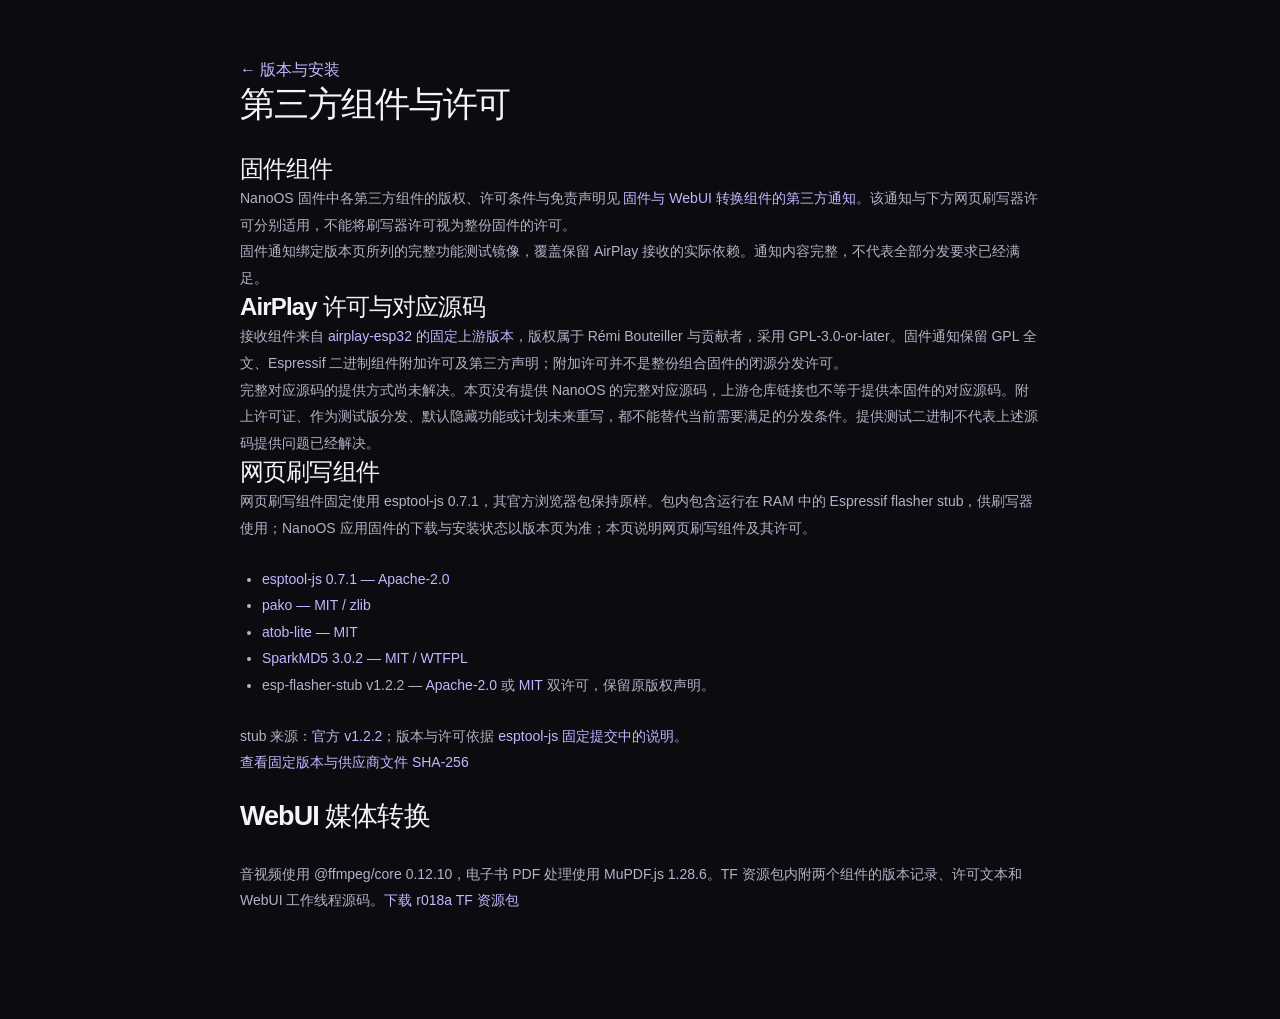
<file: third-party.html>
<!doctype html><html lang="zh-CN"><head><meta charset="utf-8"><meta name="viewport" content="width=device-width,initial-scale=1"><title>第三方许可 — NanoOS</title><link rel="icon" href="assets/icon.svg"><link rel="stylesheet" href="assets/site.css"><link rel="stylesheet" href="assets/release.css"></head><body><main class="wrap licenses"><a href="release.html">← 版本与安装</a><h1>第三方组件与许可</h1><h2>固件组件</h2><p>NanoOS 固件中各第三方组件的版权、许可条件与免责声明见 <a href="releases/0.0.2/r018a/FIRMWARE-NOTICES.txt">固件与 WebUI 转换组件的第三方通知</a>。该通知与下方网页刷写器许可分别适用，不能将刷写器许可视为整份固件的许可。</p><p>固件通知绑定版本页所列的完整功能测试镜像，覆盖保留 AirPlay 接收的实际依赖。通知内容完整，不代表全部分发要求已经满足。</p><h2 id="firmware-source">AirPlay 许可与对应源码</h2><p>接收组件来自 <a href="https://github.com/rbouteiller/airplay-esp32/tree/35be6fcb58f7224a50b9f8500482fa8a2a989307">airplay-esp32 的固定上游版本</a>，版权属于 Rémi Bouteiller 与贡献者，采用 GPL-3.0-or-later。固件通知保留 GPL 全文、Espressif 二进制组件附加许可及第三方声明；附加许可并不是整份组合固件的闭源分发许可。</p><p><strong>完整对应源码的提供方式尚未解决。</strong>本页没有提供 NanoOS 的完整对应源码，上游仓库链接也不等于提供本固件的对应源码。附上许可证、作为测试版分发、默认隐藏功能或计划未来重写，都不能替代当前需要满足的分发条件。提供测试二进制不代表上述源码提供问题已经解决。</p><h2>网页刷写组件</h2><p>网页刷写组件固定使用 esptool-js 0.7.1，其官方浏览器包保持原样。包内包含运行在 RAM 中的 Espressif flasher stub，供刷写器使用；NanoOS 应用固件的下载与安装状态以版本页为准；本页说明网页刷写组件及其许可。</p><ul><li><a href="assets/installer/licenses/esptool-js.txt">esptool-js 0.7.1 — Apache-2.0</a></li><li><a href="assets/installer/licenses/pako.txt">pako — MIT / zlib</a></li><li><a href="assets/installer/licenses/atob-lite.txt">atob-lite — MIT</a></li><li><a href="assets/installer/licenses/spark-md5.txt">SparkMD5 3.0.2 — MIT / WTFPL</a></li><li>esp-flasher-stub v1.2.2 — <a href="assets/installer/licenses/esp-flasher-stub-APACHE.txt">Apache-2.0</a> 或 <a href="assets/installer/licenses/esp-flasher-stub-MIT.txt">MIT</a> 双许可，保留原版权声明。</li></ul><p>stub 来源：<a href="https://github.com/espressif/esp-flasher-stub/releases/tag/v1.2.2">官方 v1.2.2</a>；版本与许可依据 <a href="https://github.com/espressif/esptool-js/blob/d5b779b0314bdec367125f4c7e3c6d2206b14311/src/targets/stub_flasher/README.md">esptool-js 固定提交中的说明</a>。</p><p><a href="assets/installer/vendor-integrity.json">查看固定版本与供应商文件 SHA-256</a></p><section class="release-limits"><h2>WebUI 媒体转换</h2><p>音视频使用 @ffmpeg/core 0.12.10，电子书 PDF 处理使用 MuPDF.js 1.28.6。TF 资源包内附两个组件的版本记录、许可文本和 WebUI 工作线程源码。<a href="releases/0.0.2/r018a/TF-resources.zip">下载 r018a TF 资源包</a></p></section></main></body></html>
</file>
<file: assets/site.css>
@charset "UTF-8";
:root{color-scheme:dark;--bg:#0b0b10;--panel:#15151d;--line:rgba(255,255,255,.1);--text:#f5f4f8;--muted:#a1a1ad;--accent:#c5b6ff;--radius:24px;font-family:-apple-system,BlinkMacSystemFont,"SF Pro Display","Segoe UI","PingFang SC","Hiragino Sans GB","Microsoft YaHei",sans-serif;font-synthesis:none}
*{box-sizing:border-box}html{scroll-behavior:smooth;scroll-padding-top:30px}body{margin:0;background:var(--bg);color:var(--text);-webkit-font-smoothing:antialiased}body:has(dialog[open]){overflow:hidden}a{color:inherit;text-decoration:none}button{font:inherit;color:inherit}button,a{-webkit-tap-highlight-color:transparent}button{cursor:pointer}button:disabled{cursor:not-allowed}button:focus-visible,a:focus-visible,summary:focus-visible{outline:3px solid #b6a2ff;outline-offset:5px}img{display:block;max-width:100%;height:auto}p,h1,h2,h3{margin:0}p{line-height:1.65}button{border:0}h1,h2,h3{font-weight:600;letter-spacing:-.035em}.wrap{width:min(1120px,calc(100% - 64px));margin-inline:auto}.muted{color:var(--muted)}.visually-hidden{position:absolute;width:1px;height:1px;padding:0;margin:-1px;overflow:hidden;clip:rect(0,0,0,0);white-space:nowrap;border:0}.skip-link{position:fixed;left:20px;top:-80px;background:white;color:#111;padding:12px 20px;border-radius:10px;z-index:100}.skip-link:focus{top:12px}.site-header{height:76px;display:flex;align-items:center;justify-content:space-between;border-bottom:1px solid var(--line)}.brand{display:flex;align-items:center;gap:9px;font-size:21px;font-weight:650;letter-spacing:-.8px}.site-header nav{display:flex;align-items:center;gap:30px;font-size:13px}.site-header nav>a{color:var(--muted);transition:color .2s}.site-header nav>a:hover,.site-header nav>a.active{color:var(--text)}.site-header nav>a.nav-install{background:#25252e;border:1px solid var(--line);border-radius:20px;padding:8px 16px;color:#eee}.nav-install span{margin-left:8px}.hero{text-align:center;padding:30px 0 28px;position:relative}.hero:before{content:"";position:absolute;inset:-100px 5% -160px;background:radial-gradient(ellipse,rgba(102,75,175,.13),transparent 65%);pointer-events:none;z-index:-1}.eyebrow{display:flex;align-items:center;gap:8px;color:var(--muted);font-size:11px;font-weight:600;letter-spacing:1.6px}.hero .eyebrow{justify-content:center;font-size:11px;letter-spacing:1px}.eyebrow-divider{margin:0 4px;color:#585860}.status-dot{height:5px;width:5px;border-radius:50%;background:#bcafff;display:inline-block;box-shadow:0 0 8px #967aff55;flex-shrink:0}.hero h1{font-size:clamp(36px,4.3vw,58px);line-height:1.2;margin:12px 0 12px;letter-spacing:-2px}.hero h1 span{background:linear-gradient(110deg,#f0ebff 5%,#c1afff 60%,#a3c5ff);-webkit-background-clip:text;background-clip:text;color:transparent;margin-left:.15em}.hero p{font-size:14px;color:var(--muted)}.hero-break{margin-left:6px}.showcase{display:grid;grid-template-columns:repeat(4,minmax(0,1fr));gap:24px}.screen-card{padding:0;background:none;min-width:0;text-align:left}.screen-frame{display:block;padding:8px;border:1px solid #3a3a44;border-radius:32px;background:linear-gradient(145deg,#33333e,#131319 55%,#2d2d37);box-shadow:0 10px 30px #0007;transition:transform .3s,border-color .3s}.screen-frame img{width:100%;aspect-ratio:1;border-radius:24px;object-fit:contain;background:#000}.screen-card:hover .screen-frame{transform:translateY(-4px);border-color:#817395}.card-caption{display:flex;align-items:center;justify-content:space-between;gap:8px;padding:17px 3px 0}.card-caption strong{display:block;font-size:15px;font-weight:550;letter-spacing:-.3px}.card-caption small{display:block;font-size:11px;color:var(--muted);margin-top:7px}.round-arrow{display:flex;align-items:center;justify-content:center;width:26px;height:26px;flex-shrink:0;background:#1c1c25;color:#b7b2c4;border-radius:50%;font-size:15px}.gallery-note{display:flex;align-items:center;justify-content:space-between;margin-top:17px;gap:16px}.gallery-note p{font-size:10px;letter-spacing:.25px;color:#82828f}.text-button{padding:5px 0;background:none;color:#bdb4d7;font-size:11px}.text-button:hover{color:white}.text-button span{margin-left:5px}.feature-strip{display:grid;grid-template-columns:repeat(4,minmax(0,1fr));gap:24px;border-top:1px solid var(--line);margin-top:17px;padding:21px 0}.feature-strip>div,.feature-strip>a{display:flex;align-items:center;gap:12px}.feature-symbol{font-size:26px;width:30px;text-align:center;line-height:1}.pink{color:#fa93ba}.blue{color:#94bcff}.amber{color:#f6c77f}.purple{color:#c1a2ff}.feature-strip p{line-height:1.4}.feature-strip strong{font-size:12px;display:block;font-weight:500}.feature-strip p>span{display:block;color:var(--muted);font-size:10px;margin-top:4px}.ai-feature strong>span{color:var(--accent);margin-left:5px}.ai-feature:hover strong{color:var(--accent)}.install-panel{display:flex;align-items:center;gap:21px;border:1px solid var(--line);border-radius:var(--radius);background:linear-gradient(110deg,#1b1825,#15151d 70%);padding:21px 26px}.install-icon{height:48px;width:48px;display:grid;place-items:center;border-radius:15px;border:1px solid #43404e;background:#272332;font-size:30px;font-weight:300;color:#c6b9ee;flex-shrink:0}.install-copy{flex:1}.install-heading{display:flex;align-items:center;gap:12px}.install-heading h2{font-size:18px;letter-spacing:-.5px}.pill{display:inline-block;font-size:9px;border-radius:20px;padding:4px 8px;color:#bdb8cc;border:1px solid #ffffff20;line-height:1.2;white-space:nowrap;letter-spacing:.2px}.install-copy>p{font-size:11px;color:var(--muted);margin-top:6px}.browser-status{display:block;font-size:10px;color:#827d91;margin-top:4px}.install-actions{display:flex;flex-direction:column;align-items:center;gap:3px}.install-button{background:#35323f;color:#b5aebf;border:1px solid #46414e;border-radius:25px;padding:12px 23px;font-size:12px;white-space:nowrap}.install-button span{margin-left:8px}.install-actions .text-button{font-size:10px}.site-footer{padding:24px 0;display:flex;align-items:center;justify-content:space-between;font-size:10px;color:#acabb7}.site-footer>div{display:flex;gap:24px}.site-footer a:hover{color:#fff}.site-footer .muted{color:#71717e;margin-left:4px}dialog{padding:34px;border:1px solid #44404f;border-radius:28px;background:#18171f;color:var(--text);width:min(600px,calc(100% - 36px));max-height:calc(100dvh - 40px);overflow:auto;box-shadow:0 30px 100px #000a}dialog::backdrop{background:#030306cc;backdrop-filter:blur(12px)}.dialog-close{display:grid;place-items:center;position:absolute;right:16px;top:16px;width:32px;height:32px;border-radius:50%;background:#ffffff12;color:#d4cfdf;font-size:24px;line-height:1}.info-dialog>.eyebrow{padding-right:30px}.info-dialog h2{font-size:31px;line-height:1.35;margin-top:15px}.dialog-intro{font-size:13px;color:#b3afbf;margin-top:16px}.screen-dialog{width:min(540px,calc(100% - 32px));text-align:center}.screen-dialog>img{border-radius:22px;width:100%;margin-top:16px}.screen-dialog h2{font-size:23px;margin-top:20px}.screen-dialog>p{font-size:13px;color:#b7b2c4;margin-top:8px}.screen-dialog small{display:block;margin-top:12px;font-size:10px;color:#827d91}.capability-list{margin:24px 0}.capability-list>div{border-top:1px solid var(--line);padding:16px 0}.capability-list dt{font-size:14px;font-weight:600}.capability-list dt span{font-size:10px;color:#9e90bc;font-weight:400;margin-left:6px}.capability-list dd{margin:8px 0 0;font-size:12px;color:#aaa5b6;line-height:1.7}.button-link{display:inline-flex;align-items:center;gap:22px;padding:13px 22px;border-radius:24px;background:#e6dcff;color:#282032;font-size:13px;font-weight:600;transition:background .2s}.button-link:hover{background:white}.release-steps{padding:0;list-style:none;margin:22px 0}.release-steps li{display:grid;grid-template-columns:1fr auto;border-top:1px solid var(--line);padding:18px 0;gap:7px 15px}.release-steps strong{font-size:14px;font-weight:500}.release-steps span{grid-column:1;grid-row:2;color:#a8a1b5;font-size:12px;line-height:1.7}.release-steps b{font-size:10px;font-weight:400;color:#b19ccf;grid-column:2;grid-row:1}.source-note{font-size:11px;color:#938aab}.source-note a{display:inline-block;margin:10px 0 3px;color:#c0adea;text-decoration:underline;text-underline-offset:3px}.ai-main{padding-top:36px}.ai-hero{display:grid;grid-template-columns:1fr 1fr;gap:65px;align-items:center;padding:18px 0 65px}.ai-hero h1{font-size:clamp(45px,5vw,68px);line-height:1.18;margin:22px 0;letter-spacing:-2.4px}.ai-hero h1 span{background:linear-gradient(120deg,#d8c4ff,#a5bdff);-webkit-background-clip:text;background-clip:text;color:transparent}.ai-hero-copy>p{font-size:17px;color:#b8b2c6;margin-bottom:27px}.ai-hero-copy>small{display:block;color:#80798f;font-size:10px;margin-top:14px}.voice-concept{background:radial-gradient(ellipse at 50% 36%,#38244866,transparent 70%),linear-gradient(145deg,#201927,#12121a);border:1px solid #ffffff17;border-radius:36px;min-height:400px;padding:24px;text-align:center;overflow:hidden}.concept-label{display:flex;align-items:center;justify-content:space-between;font-size:8px;letter-spacing:1.5px;color:#797183}.voice-orb{margin:24px auto 10px;width:170px;height:170px;border-radius:50%;background:radial-gradient(circle at 62% 32%,#dcc4ff 0%,#a36de8 20%,#41307e 42%,#93c9ff 62%,#201c42 75%);box-shadow:0 0 60px #9c67e82b,inset -18px -24px 35px #0a061d,0 2px 20px #8b67cc38;position:relative;transform:rotate(-25deg)}.voice-orb:before{content:"";position:absolute;inset:12px 30px;border:2px solid #b5a0ff88;border-radius:50%;box-shadow:0 0 30px #a076e77a;transform:rotate(40deg)}.voice-orb>div{position:absolute;inset:20px 5px;border-top:2px solid #c3a5ff;border-bottom:1px solid #bcb9ff88;border-radius:50%;transform:rotate(28deg)}.voice-quote{font-size:21px;letter-spacing:-.5px;font-weight:500;margin-top:25px}.concept-flow{display:flex;justify-content:center;align-items:center;gap:13px;font-size:10px;color:#b5a7c8;margin:19px 0 13px}.concept-flow i{font-style:normal;color:#60576e}.voice-concept>small{font-size:9px;color:#756981}.ai-section{border-top:1px solid var(--line);padding:48px 0 54px}.section-heading{display:flex;align-items:flex-end;justify-content:space-between;gap:40px;margin-bottom:32px}.section-heading h2{font-size:33px;line-height:1.35;letter-spacing:-1px;margin-top:12px}.section-heading>p{font-size:12px;color:#a5a0b1;max-width:470px}.model-grid{display:grid;grid-template-columns:repeat(4,minmax(0,1fr));gap:18px}.model-grid article{background:#15141d;border:1px solid var(--line);border-radius:22px;padding:25px 23px}.model-mark{display:inline-block;font-size:10px;letter-spacing:1.3px;border:1px solid currentColor;border-radius:8px;padding:7px 9px}.model-grid h3{font-size:19px;margin:22px 0 10px;letter-spacing:-.3px}.model-grid p{font-size:12px;color:#a5a0b3;min-height:60px}.model-grid small{display:block;color:#777080;font-size:10px;margin-top:19px}.config-layout{display:grid;grid-template-columns:1.2fr 1fr;gap:80px}.setup-steps{list-style:none;margin:0;padding:0}.setup-steps>li{display:flex;gap:21px;margin-bottom:27px}.setup-steps>li:last-child{margin-bottom:0}.setup-steps>li>span{font-size:11px;color:#b3a5d0;background:#252031;display:grid;place-items:center;width:34px;height:34px;border-radius:50%;flex-shrink:0}.setup-steps h3{font-size:17px;letter-spacing:-.2px;margin:7px 0 8px}.setup-steps p{font-size:12px;color:#aaa3b7;line-height:1.8}.setup-steps b{font-size:9px;font-weight:400;letter-spacing:0;border:1px solid #6c587c;border-radius:10px;padding:2px 6px;margin-left:4px;color:#b4a2c9}code{font-family:ui-monospace,"SFMono-Regular",Consolas,monospace;font-size:.95em}.config-example{background:linear-gradient(125deg,#201a29,#15141c);border:1px solid #ffffff18;border-radius:24px;padding:24px 27px;align-self:start}.example-header{display:flex;align-items:center;justify-content:space-between;color:#82768f;font-size:10px}.config-example dl{margin:17px 0}.config-example dl>div{border-bottom:1px solid #ffffff0d;padding:12px 0}.config-example dt{font-size:10px;color:#91869f;margin-bottom:7px}.config-example dt>span{color:#c3a4e1;margin-left:6px}.config-example dd{margin:0;font-size:13px;color:#d2c4e8;overflow-wrap:anywhere}.config-example>p{font-size:10px;color:#8d829c;line-height:1.8}.ptt-flow{display:grid;grid-template-columns:repeat(4,minmax(0,1fr));gap:22px;list-style:none;padding:0;margin:0}.ptt-flow>li{border-top:1px solid #51425e;padding-top:18px}.ptt-flow>li>span{color:#b9a2d5;font-size:11px;display:block;margin-bottom:15px}.ptt-flow strong{font-size:17px;font-weight:500}.ptt-flow p{font-size:11px;color:#958ba5;margin-top:8px}.demo-section{display:grid;grid-template-columns:1fr 1fr;align-items:center;gap:60px;padding:40px 48px;border:1px solid #ffffff1a;border-radius:30px;background:radial-gradient(ellipse at 100% 50%,#34214144,transparent 70%),#17141e}.demo-section h2{font-size:32px;margin:16px 0}.demo-section p{font-size:13px;color:#a59aad}.demo-status{font-size:10px;color:#b4a2ce;display:flex;align-items:center;gap:7px;margin-top:24px}.demo-placeholder{aspect-ratio:16/10;background:#0f0d15;border:1px dashed #493950;border-radius:18px;display:flex;flex-direction:column;align-items:center;justify-content:center;min-width:0}.video-outline{font-size:40px;line-height:1;color:#6d537f;margin-bottom:18px}.demo-placeholder strong{font-weight:400;font-size:13px;color:#a799b6}.demo-placeholder p{font-size:10px;color:#665973;margin-top:9px}.faq-section{padding:55px 0 35px}.faq-section h2{font-size:26px;margin-bottom:24px}.faq-section details{border-top:1px solid var(--line)}.faq-section details:last-child{border-bottom:1px solid var(--line)}summary{font-size:13px;cursor:pointer;padding:20px 0;list-style:none;display:flex;align-items:center;justify-content:space-between;gap:20px}summary::-webkit-details-marker{display:none}summary:after{content:"+";font-size:20px;color:#9d87b4}details[open] summary:after{content:"−"}.faq-section details>p{font-size:12px;max-width:800px;color:#a096af;padding-bottom:23px}.ai-page .site-footer{border-top:1px solid var(--line)}
@media(min-width:1300px) and (min-height:880px){.hero{padding-top:40px;padding-bottom:36px}.hero h1{margin-top:17px;margin-bottom:16px}.feature-strip{padding:26px 0}.install-panel{padding:24px 26px}.site-footer{padding:27px 0}}
@media(max-width:1000px){.wrap{width:calc(100% - 48px)}.showcase{gap:17px}.screen-frame{padding:6px;border-radius:27px}.screen-frame img{border-radius:21px}.card-caption strong{font-size:12px}.card-caption small{font-size:9px}.round-arrow{width:22px;height:22px}.feature-strip{gap:15px}.feature-strip>div,.feature-strip>a{gap:8px}.feature-strip p>span{font-size:9px}.install-heading h2{font-size:16px}.ai-hero{gap:35px}.voice-concept{padding:20px 15px}.voice-quote{font-size:18px}.section-heading>p{max-width:390px}.model-grid{gap:12px}.model-grid article{padding:23px 17px}.model-grid h3{font-size:17px}.config-layout{gap:40px}.demo-section{padding:32px;gap:35px}}
@media(max-width:760px){.wrap{width:calc(100% - 36px)}.site-header{height:66px}.brand{font-size:20px}.site-header nav{gap:20px;font-size:12px}.site-header nav>a.nav-install{padding:7px 13px}.nav-install span{display:none}.hero{padding:35px 0 29px}.hero h1{font-size:40px;line-height:1.25;letter-spacing:-1.5px;margin:17px 0}.hero h1 span{display:block;margin-left:0}.hero p{font-size:12px}.hero-break{display:block;margin:2px 0 0}.showcase{grid-template-columns:repeat(2,minmax(0,1fr));gap:25px 18px}.screen-frame{padding:6px;border-radius:28px}.screen-frame img{border-radius:22px}.card-caption{padding:13px 2px 0}.card-caption strong{font-size:14px}.card-caption small{font-size:10px}.gallery-note{align-items:flex-start;flex-direction:column;gap:6px;margin-top:23px}.gallery-note p{font-size:9px}.text-button{font-size:11px}.feature-strip{grid-template-columns:repeat(2,minmax(0,1fr));padding:22px 0;gap:24px 18px;margin-top:14px}.feature-strip p>span{font-size:10px}.feature-strip strong{font-size:12px}.feature-strip>div,.feature-strip>a{gap:10px}.install-panel{flex-wrap:wrap;gap:15px;padding:22px 19px}.install-icon{width:40px;height:40px;font-size:25px;border-radius:13px}.install-copy{flex-basis:calc(100% - 60px)}.install-heading{flex-wrap:wrap;gap:7px}.install-heading h2{font-size:16px}.install-heading .pill{font-size:8px;padding:3px 7px}.install-copy>p{font-size:10px;margin-top:8px}.browser-status{font-size:9px;line-height:1.5}.install-actions{flex-direction:row;justify-content:space-between;gap:20px;width:100%;padding-top:2px}.install-button{font-size:12px;padding:12px 22px}.site-footer{padding:24px 0;font-size:9px}.site-footer>div{gap:17px}.site-footer .muted{display:block;margin:4px 0 0}.ai-main{padding-top:24px}.ai-hero{grid-template-columns:1fr;gap:33px;padding:16px 0 42px}.ai-hero h1{font-size:52px;margin:20px 0}.ai-hero-copy>p{font-size:15px;margin-bottom:23px}.voice-concept{min-height:370px;border-radius:28px;padding:20px 22px}.voice-orb{width:155px;height:155px;margin:16px auto}.voice-quote{font-size:21px}.ai-section{padding:35px 0 38px}.section-heading{align-items:flex-start;flex-direction:column;gap:15px;margin-bottom:25px}.section-heading h2{font-size:29px;margin-top:10px}.section-heading>p{font-size:12px;max-width:none}.model-grid{grid-template-columns:repeat(2,minmax(0,1fr));gap:13px}.model-grid article{padding:23px 19px;border-radius:20px}.model-grid h3{font-size:17px;margin-top:19px}.model-grid p{font-size:11px;min-height:59px}.model-grid small{font-size:9px}.config-layout{grid-template-columns:1fr;gap:28px}.setup-steps>li{gap:15px;margin-bottom:24px}.setup-steps p{font-size:12px}.config-example{padding:23px 25px}.ptt-flow{grid-template-columns:repeat(2,minmax(0,1fr));gap:27px 18px}.ptt-flow strong{font-size:16px}.ptt-flow p{font-size:11px}.demo-section{grid-template-columns:1fr;gap:28px;padding:28px 23px;border-radius:25px}.demo-section h2{font-size:28px}.demo-section p{font-size:12px}.demo-placeholder{width:100%;aspect-ratio:16/9}.demo-placeholder>p{font-size:10px}.faq-section{padding:35px 0}.faq-section h2{font-size:23px}.info-dialog{padding:30px 23px}.info-dialog h2{font-size:27px}.capability-list dt span{display:block;margin:5px 0 0}.source-note{font-size:10px}}
@media(max-width:390px){.wrap{width:calc(100% - 28px)}.site-header nav{gap:15px}.brand{font-size:18px}.brand img{width:25px}.hero h1{font-size:36px}.showcase{gap:23px 14px}.card-caption strong{font-size:12px}.card-caption small{font-size:9px}.round-arrow{width:20px;height:20px;font-size:12px}.feature-strip{gap:23px 12px}.feature-strip p>span{font-size:9px}.install-heading h2{font-size:14px}.install-heading .pill{font-size:7px}.model-grid article{padding:20px 15px}.model-grid h3{font-size:16px}.ai-hero h1{font-size:46px}.concept-flow{gap:9px}.voice-quote{font-size:19px}.site-footer>div{gap:14px}}
@media(min-width:761px) and (max-height:850px){.home-page .wrap{width:min(1040px,calc(100% - 48px))}.home-page .site-header{height:64px}.home-page .hero{padding:22px 0 20px}.home-page .hero h1{font-size:48px}.home-page .feature-strip{padding:18px 0}.home-page .install-panel{padding:18px 24px}.home-page .gallery-note{margin-top:14px}}
@media(prefers-reduced-motion:reduce){html{scroll-behavior:auto}*,*:before,*:after{animation:none!important;transition:none!important}}
</file>
<file: assets/release.css>
.release-main{padding-top:44px}.release-hero{display:grid;grid-template-columns:1.4fr 1fr;gap:70px;align-items:center;padding:30px 0 68px}.release-hero h1{font-size:clamp(40px,5vw,66px);margin:19px 0;line-height:1.15}.release-hero h1 span{color:#c6b7f5}.release-hero p{font-size:15px;color:var(--muted)}.release-tags{display:flex;gap:10px;flex-wrap:wrap;margin-top:25px}.version-art{min-height:240px;aspect-ratio:1.5;border-radius:36px;border:1px solid #ffffff1c;background:radial-gradient(at 65% 15%,#6550a868,transparent 60%),linear-gradient(140deg,#292235,#12131b);display:flex;align-items:center;justify-content:center;flex-direction:column;box-shadow:0 20px 80px #0c081b}.version-art>span{font-size:14px;letter-spacing:5px;color:#b6a9cb}.version-art strong{font-size:76px;font-weight:500;letter-spacing:-4px;margin:7px 0;background:linear-gradient(130deg,#fff,#b8a2ec);background-clip:text;-webkit-background-clip:text;color:transparent}.version-art small{font-size:10px;letter-spacing:3px;color:#8f7fa8}.release-summary{border-top:1px solid var(--line);padding:40px 0}.release-grid{display:grid;grid-template-columns:repeat(3,minmax(0,1fr));gap:20px}.release-grid article{background:#17151e;border:1px solid var(--line);border-radius:24px;padding:28px}.release-grid h3{font-size:20px;margin:23px 0 12px}.release-grid p{font-size:12px;color:var(--muted);line-height:1.8}.release-limits{padding:22px 0 45px}.release-limits h2{font-size:27px;margin-bottom:27px}.release-limits dl{margin:0}.release-limits dl>div{display:grid;grid-template-columns:180px 1fr;gap:20px;border-top:1px solid var(--line);padding:19px 0}.release-limits dt{font-size:14px;font-weight:500}.release-limits dd{font-size:12px;color:var(--muted);line-height:1.8;margin:0}.release-limits a{color:var(--accent);white-space:nowrap}.release-limits a.button-link{color:#251b32}.release-installer{padding:38px;border:1px solid #3b3347;border-radius:28px;display:grid;grid-template-columns:1fr 1fr;gap:50px;background:linear-gradient(120deg,#201b2b,#14141b)}.installer-intro h2{font-size:34px;margin:17px 0}.installer-intro p{font-size:12px;color:#bdb5c9;margin-bottom:14px}.installer-intro p.muted{color:#8d839b;font-size:11px}.installer-controls{padding:24px;background:#0d0d1466;border:1px solid #ffffff12;border-radius:19px}.installer-controls h3{font-size:19px;margin:18px 0 10px}.installer-controls p{font-size:12px;color:#a79bb8;overflow-wrap:anywhere}.release-buttons{display:flex;flex-direction:column;gap:9px;margin:22px 0}.release-buttons button{border:1px solid #51495e;border-radius:18px;padding:12px 18px;background:#d1c0f7;color:#251b32;font-size:12px;font-weight:500}.release-buttons button:disabled{background:#2b2635;color:#82778f;border-color:#3a3345}.release-buttons button:last-child{background:transparent;color:#b9a9cc;padding:7px;border:0}.release-buttons button:last-child:disabled{color:#5f566b}.installer-controls small{font-size:10px;line-height:1.7;display:block;color:#82778f}.release-footnote{color:#746c80;font-size:10px;text-align:center;padding:22px 0}.release-page .site-footer{border-top:1px solid var(--line)}.licenses{max-width:800px;padding:60px 0}.licenses h1{font-size:35px;margin-bottom:25px}.licenses p,.licenses li{font-size:14px;line-height:1.9;color:#b9afc6}.licenses a{color:var(--accent)}.licenses ul{padding-left:22px;margin:24px 0}.licenses code{overflow-wrap:anywhere;font-size:12px}@media(max-width:760px){.release-main{padding-top:26px}.release-hero{grid-template-columns:1fr;gap:30px;padding:12px 0 38px}.release-hero h1{font-size:46px}.release-hero p{font-size:13px}.version-art{min-height:180px;aspect-ratio:2.2;border-radius:26px}.version-art strong{font-size:60px}.release-summary{padding:30px 0}.release-grid{grid-template-columns:1fr;gap:14px}.release-grid article{padding:23px}.release-grid h3{margin:17px 0 9px}.release-limits{padding:15px 0 30px}.release-limits h2{font-size:25px}.release-limits dl>div{grid-template-columns:1fr;gap:8px}.release-installer{grid-template-columns:1fr;gap:23px;padding:24px 20px}.installer-intro h2{font-size:30px}.installer-controls{padding:20px}.site-header nav{gap:14px}.site-header nav>a.nav-install{padding:7px 11px}.licenses{padding:35px 0}}@media(max-width:360px){.site-header nav{gap:9px;font-size:10px}.site-header nav>a.nav-install{padding:7px 9px}.brand{font-size:17px}.release-hero h1{font-size:40px}.release-tags .pill{font-size:8px}}
.release-hero>div,.release-installer>div{min-width:0}.version-art{width:100%}@media(max-width:760px){.version-art{aspect-ratio:auto;height:180px}}
.install-mode-options{border:0;padding:0;margin:24px 0;display:grid;gap:12px}.install-mode-options legend{font-size:12px;color:#bdb5c9;padding:0;margin-bottom:12px}.install-mode-options label{display:flex;gap:12px;align-items:flex-start;padding:16px;border:1px solid #4c405e;border-radius:16px;cursor:pointer;background:#100e1766}.install-mode-options label:has(input:checked){border-color:#c5aef5;background:#3c2e5466}.install-mode-options input{accent-color:#cdb8f8;margin:4px 0 0;flex-shrink:0}.install-mode-options strong{display:block;font-size:14px;margin-bottom:7px}.install-mode-options strong small{font-size:10px;padding:3px 7px;margin-left:7px;border-radius:8px;background:#d1c0f7;color:#251b32}.install-mode-options label>span>span{font-size:11px;line-height:1.7;color:#bdb5c9;display:block}.installer-intro .install-recommendation{color:#e0d2fa;font-size:14px}.installer-intro details{font-size:12px;color:#c8b7df;margin:15px 0}.installer-intro details p{padding-top:10px}.release-installer [hidden]{display:none!important}
</file>
